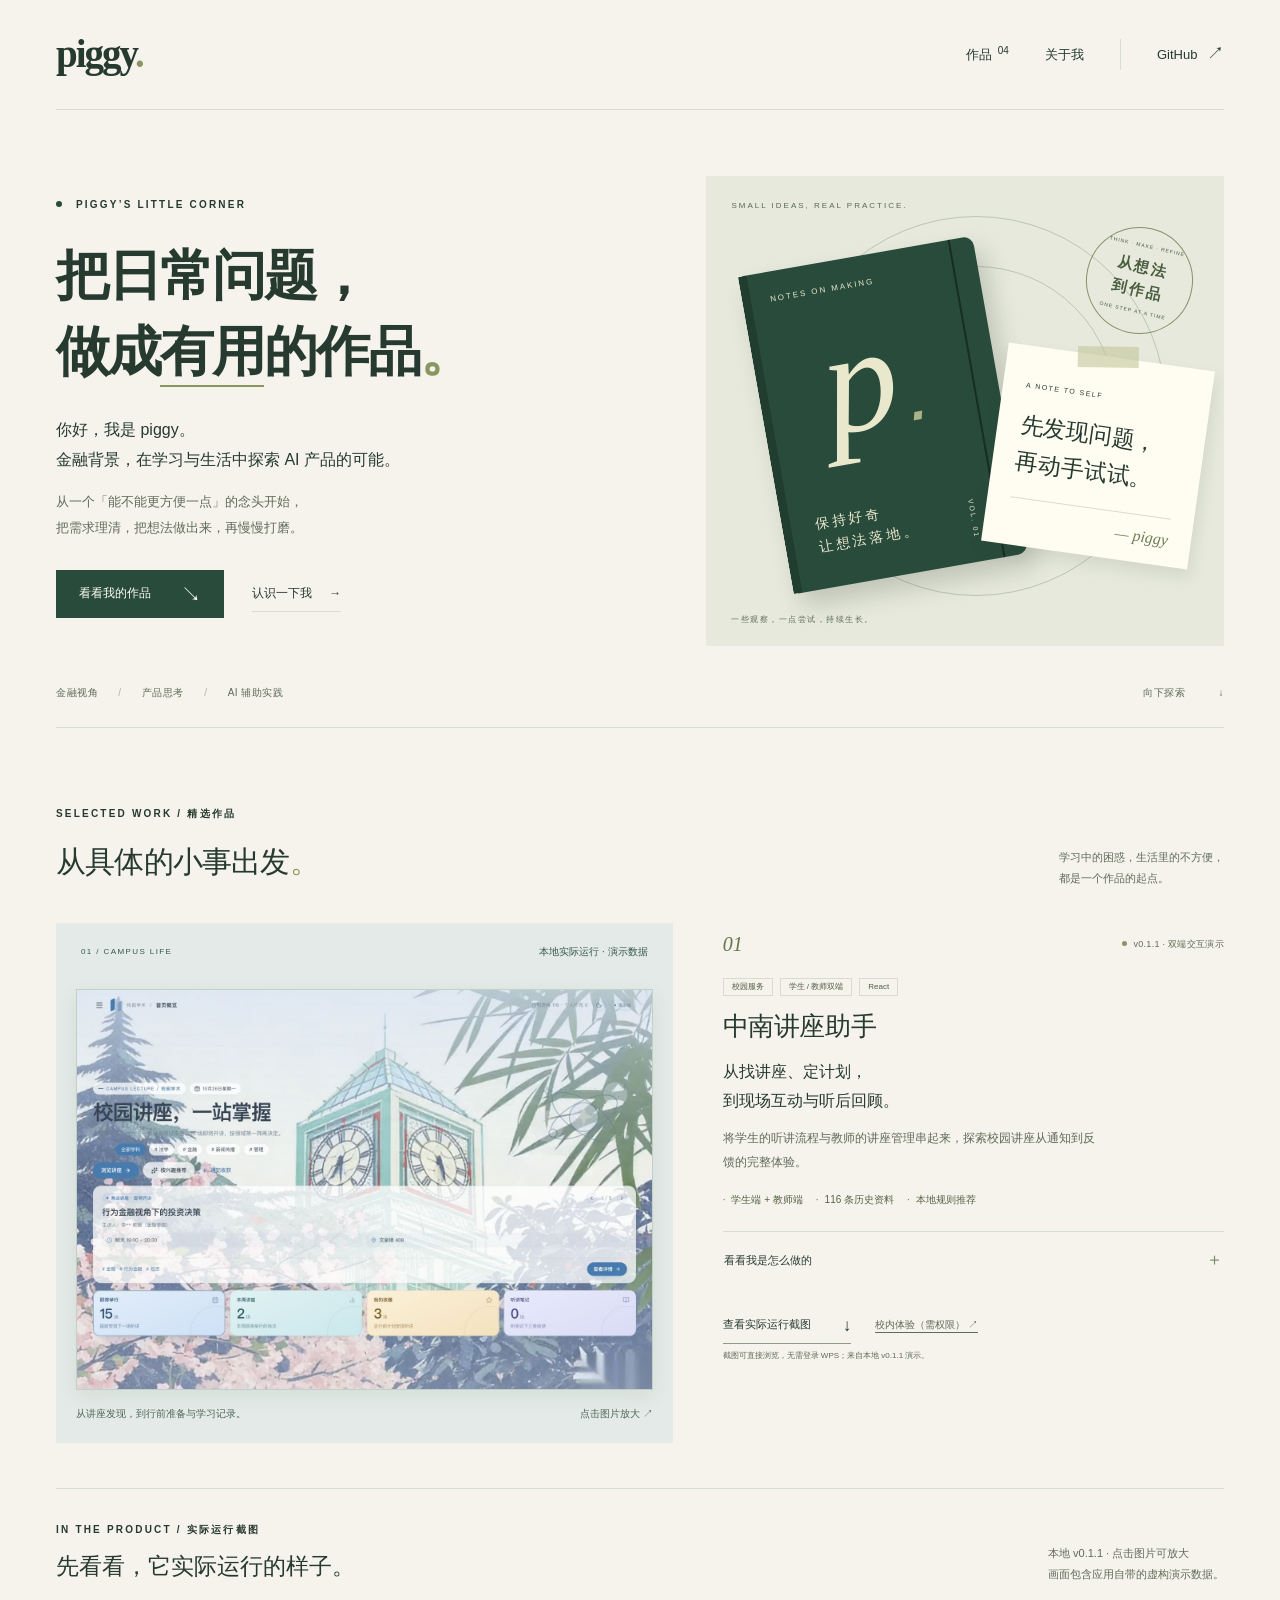
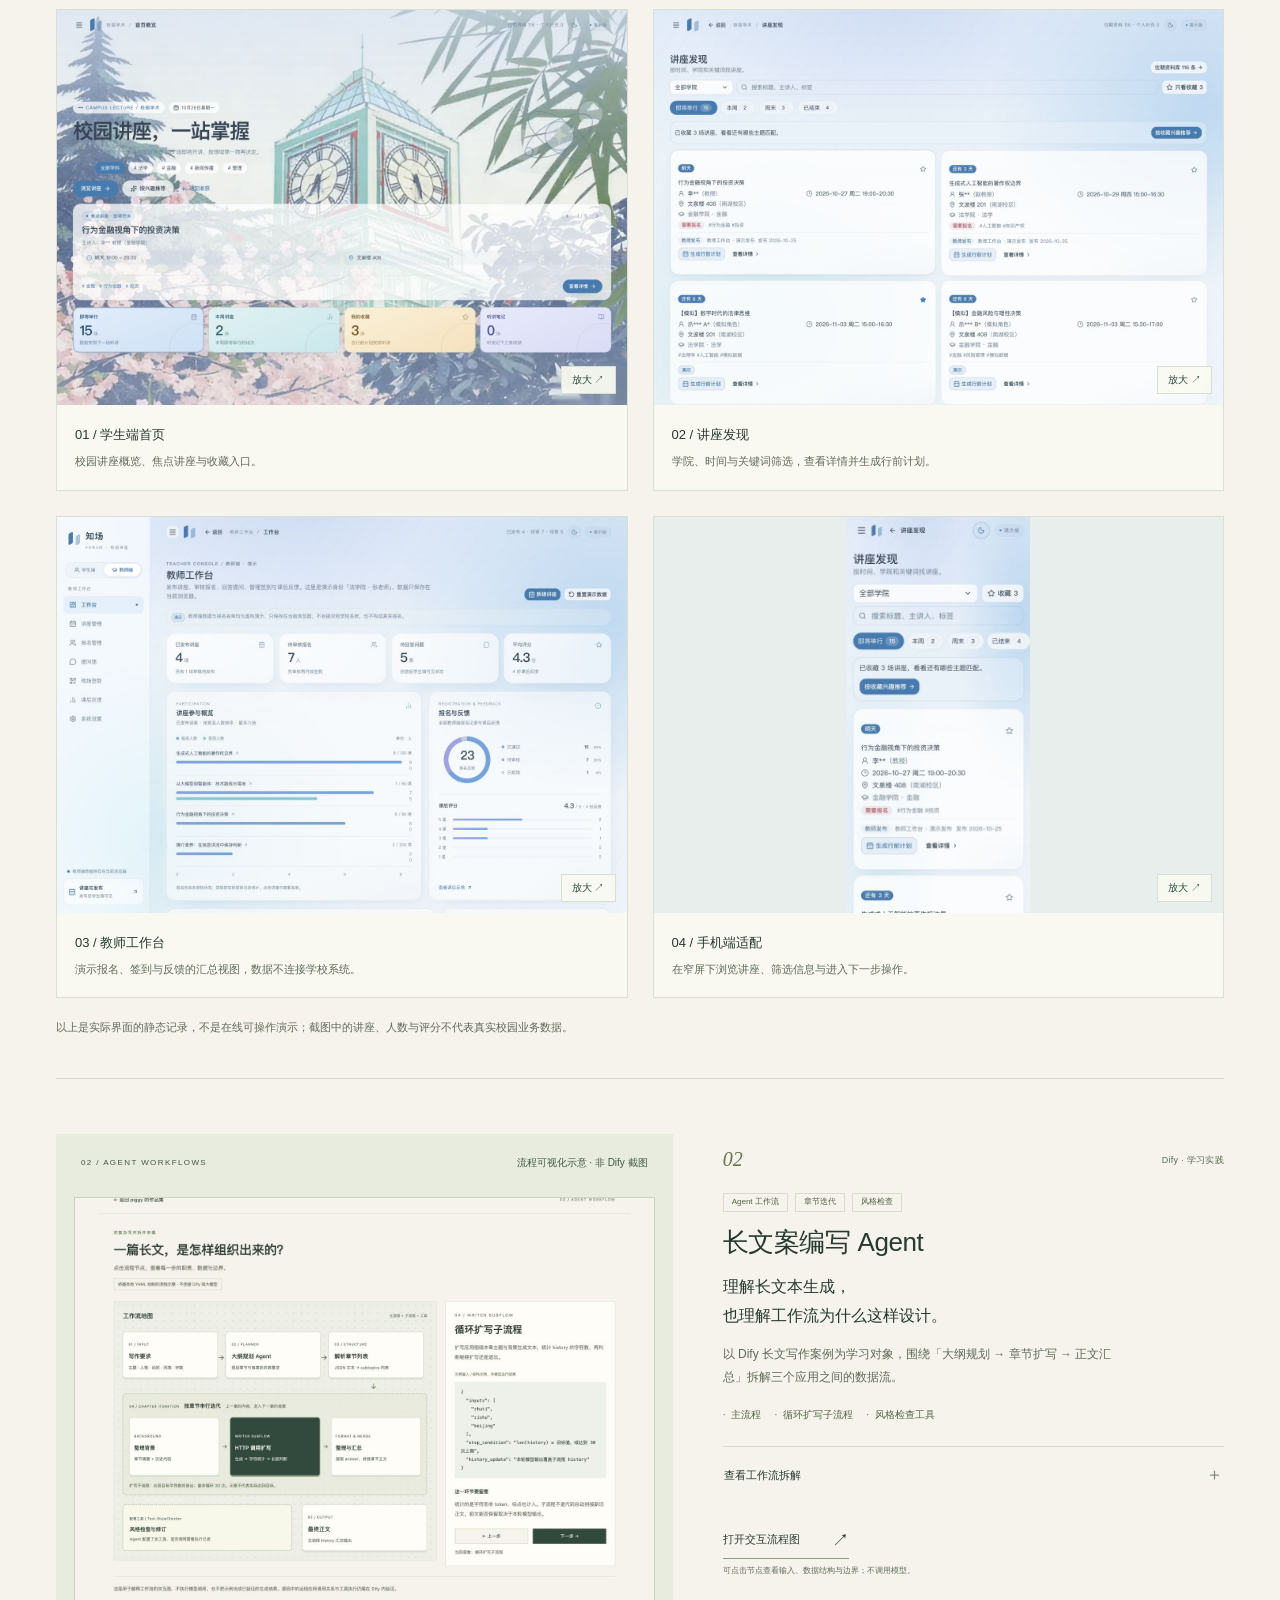
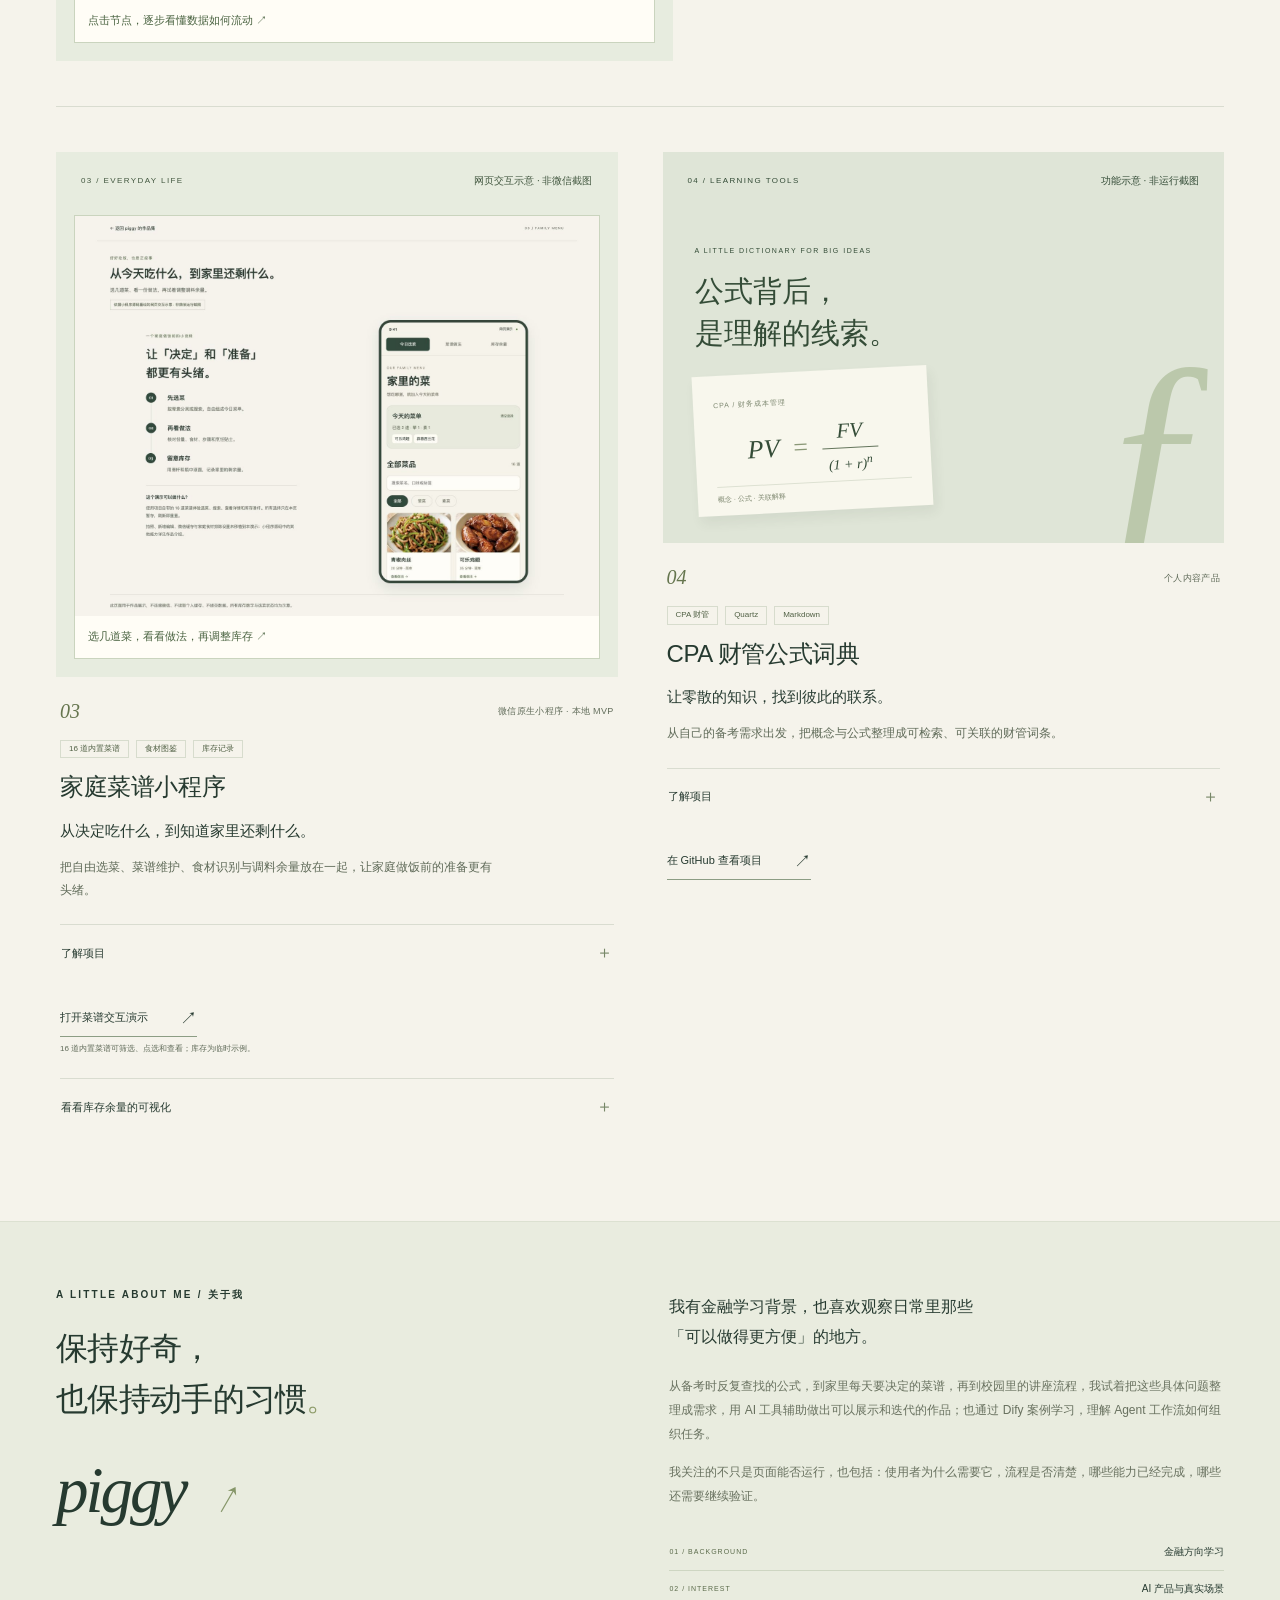
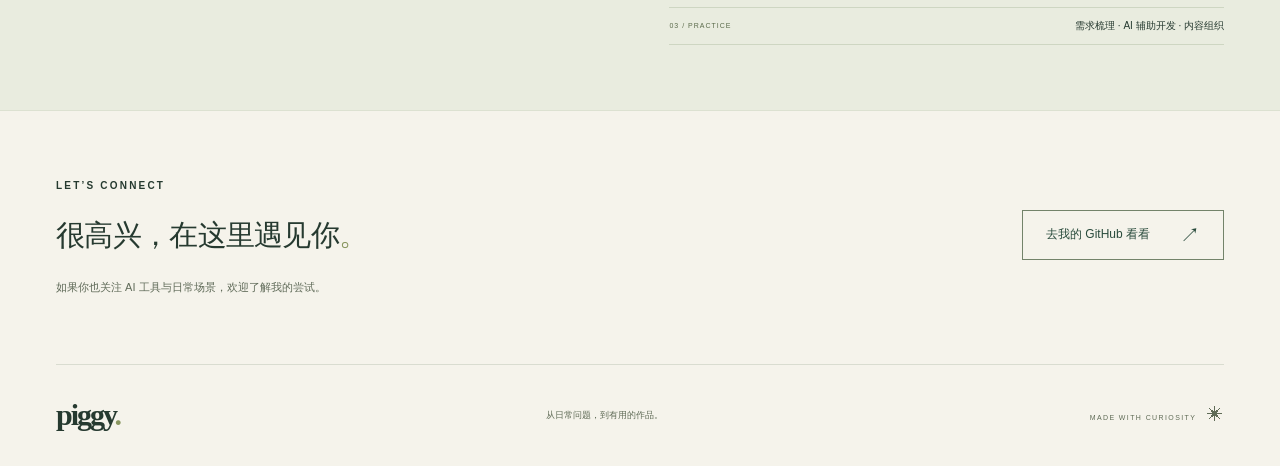
<file: index.html>
<!doctype html>
<html lang="zh-CN">
<head>
  <meta charset="utf-8">
  <meta name="viewport" content="width=device-width, initial-scale=1">
  <meta name="theme-color" content="#f5f3eb">
  <meta name="description" content="我是 piggy，金融背景的 AI 产品实践者。从学习与生活中的具体问题出发，探索 AI 工具的实际用法。">
  <title>piggy — 从日常问题，到有用的作品</title>
  <link rel="icon" href="data:image/svg+xml,%3Csvg xmlns='http://www.w3.org/2000/svg' viewBox='0 0 80 80'%3E%3Crect width='80' height='80' rx='20' fill='%23283f35'/%3E%3Ctext x='22' y='57' font-family='Georgia' font-style='italic' font-size='60' fill='%23f5f3eb'%3Ep%3C/text%3E%3C/svg%3E">
  <link rel="stylesheet" href="styles.css">
</head>
<body>
  <a class="skip" href="#main">跳到正文</a>
  <header class="site-header wrap">
    <a class="wordmark" href="#" aria-label="piggy 首页">piggy<span class="wordmark-dot">.</span></a>
    <nav aria-label="主导航"><a href="#work">作品<span>04</span></a><a href="#about">关于我</a><a class="nav-github" href="https://github.com/Candy-x52" target="_blank" rel="noopener noreferrer">GitHub <span aria-hidden="true">↗</span></a></nav>
  </header>
  <main id="main">
    <section class="hero wrap" aria-labelledby="hero-title">
      <div class="hero-copy">
        <p class="eyebrow"><span class="small-dot"></span> PIGGY’S LITTLE CORNER</p>
        <h1 id="hero-title">把日常问题，<br>做成<span class="serif-accent">有用</span>的作品<span class="green-dot">。</span></h1>
        <p class="hero-intro">你好，我是 piggy。<br>金融背景，在学习与生活中探索 AI 产品的可能。</p>
        <p class="hero-sub">从一个「能不能更方便一点」的念头开始，<br class="desktop-break">把需求理清，把想法做出来，再慢慢打磨。</p>
        <div class="hero-actions"><a class="button" href="#work">看看我的作品 <span aria-hidden="true">↘</span></a><a class="text-link" href="#about">认识一下我 <span aria-hidden="true">→</span></a></div>
      </div>
      <div class="hero-art" aria-label="记录想法与实践的原创视觉插画">
        <span class="art-top">SMALL IDEAS, REAL PRACTICE.</span>
        <div class="orbit orbit-one"></div><div class="orbit orbit-two"></div>
        <div class="notebook"><span class="notebook-top">NOTES ON MAKING</span><div class="notebook-p">p<span>．</span></div><span class="notebook-bottom">保持好奇<br>让想法落地。</span><span class="notebook-number">VOL. 01</span></div>
        <div class="idea-note"><span class="note-pin"></span><span class="mini-label">A NOTE TO SELF</span><p>先发现问题，<br>再动手试试。</p><div class="note-line"></div><span class="note-signature">— piggy</span></div>
        <div class="art-stamp"><span>THINK · MAKE · REFINE</span><strong>从想法<br>到作品</strong><span>ONE STEP AT A TIME</span></div>
        <span class="art-bottom">一些观察，一点尝试，持续生长。</span>
      </div>
      <div class="hero-foot"><span>金融视角 <i>/</i> 产品思考 <i>/</i> AI 辅助实践</span><span class="scroll-hint">向下探索 <span aria-hidden="true">↓</span></span></div>
    </section>

    <section class="works wrap" id="work" aria-labelledby="work-title">
      <div class="section-heading"><div><p class="eyebrow">SELECTED WORK / 精选作品</p><h2 id="work-title">从具体的小事出发<span class="green-dot">。</span></h2></div><p class="section-note">学习中的困惑，生活里的不方便，<br>都是一个作品的起点。</p></div>

      <article class="project project-featured" aria-labelledby="lecture-title">
        <div class="project-visual lecture-shot-visual">
          <div class="visual-caption"><span>01 / CAMPUS LIFE</span><span class="demo-label">本地实际运行 · 演示数据</span></div>
          <a class="lecture-cover-link" href="assets/lecture/student-home.jpg" target="_blank" rel="noopener noreferrer" aria-label="放大学生端首页实际截图（新标签页）"><img src="assets/lecture/student-home.jpg" alt="讲座助手本地学生端首页，展示校园钟楼背景、焦点讲座与数据概览" width="1440" height="1000"></a>
          <p class="shot-cover-caption">从讲座发现，到行前准备与学习记录。<span>点击图片放大 ↗</span></p>
        </div>
        <div class="featured-copy project-copy">
          <div class="project-topline"><span class="project-number">01</span><span class="status"><span></span>v0.1.1 · 双端交互演示</span></div>
          <div class="tags"><span>校园服务</span><span>学生 / 教师双端</span><span>React</span></div>
          <h3 id="lecture-title">中南讲座助手</h3>
          <p class="project-summary">从找讲座、定计划，<br class="desktop-break">到现场互动与听后回顾。</p>
          <p class="project-description">将学生的听讲流程与教师的讲座管理串起来，探索校园讲座从通知到反馈的完整体验。</p>
          <div class="feature-facts"><span>学生端 + 教师端</span><span>116 条历史资料</span><span>本地规则推荐</span></div>
          <details><summary>看看我是怎么做的 <span aria-hidden="true">＋</span></summary><div class="project-detail">
            <h4>学生端：从发现到沉淀</h4><p>筛选和收藏讲座，结合专业、兴趣与课表空闲生成规则推荐，显示冲突提示；生成行前清单、导出 .ics 日历文件，记录听讲收获并导出 Markdown。往期资料库保留 116 条公开历史记录及来源链接。</p>
            <h4>教师端：从发布到反馈</h4><p>提供讲座新建、编辑、发布与撤回；通知文字规则预填后人工核对，资料保存后进入待发布流程。支持报名审核与 CSV 导出、提问管理、口令签到、评分和留言汇总的本地演示。</p>
            <h4>产品与体验实践</h4><p>围绕学生与教师两个角色组织页面与操作流程，使用 AI 工具辅助开发。新版包含浅色 / 暗色主题、响应式布局、个人资料备份与恢复，以及随滚动切换的三幕首页。</p>
            <h4>当前边界</h4><p>纯前端原型，学生端与教师端仅在同一浏览器内共享本地数据，不是跨设备在线业务系统。讲座包含公开历史资料与明确标注的模拟数据；不实时采集网站、不调用大模型，海报 OCR 为预置演示，也不对接真实报名、签到或在线日历服务。</p>
          </div></details>
          <div class="lecture-actions"><a class="project-link" href="#lecture-screens">查看实际运行截图 <span aria-hidden="true">↓</span></a><a class="restricted-link" href="https://comate.wpsgo.com/s/5QlngHWSiBUy/" target="_blank" rel="noopener noreferrer">校内体验（需权限） ↗</a></div><span class="link-note">截图可直接浏览，无需登录 WPS；来自本地 v0.1.1 演示。</span>
        </div>
      </article>



      <section class="lecture-gallery" id="lecture-screens" aria-labelledby="lecture-screens-title">
        <div class="gallery-heading"><div><p class="eyebrow">IN THE PRODUCT / 实际运行截图</p><h3 id="lecture-screens-title">先看看，它实际运行的样子。</h3></div><p>本地 v0.1.1 · 点击图片可放大<br>画面包含应用自带的虚构演示数据。</p></div>
        <div class="screenshot-grid">
          <figure class="screenshot-card"><a href="assets/lecture/student-home.jpg" target="_blank" rel="noopener noreferrer" aria-label="放大学生端首页截图（新标签页）"><img src="assets/lecture/student-home.jpg" alt="学生端首页本地运行截图：校园讲座概览、焦点讲座与收藏入口。" width="1440" height="1000" loading="lazy"><span class="image-expand" aria-hidden="true">放大 ↗</span></a><figcaption><strong>01 / 学生端首页</strong><p>校园讲座概览、焦点讲座与收藏入口。</p></figcaption></figure>
          <figure class="screenshot-card"><a href="assets/lecture/student-discover.jpg" target="_blank" rel="noopener noreferrer" aria-label="放大讲座发现截图（新标签页）"><img src="assets/lecture/student-discover.jpg" alt="讲座发现本地运行截图：学院、时间与关键词筛选，查看详情并生成行前计划。" width="1440" height="1000" loading="lazy"><span class="image-expand" aria-hidden="true">放大 ↗</span></a><figcaption><strong>02 / 讲座发现</strong><p>学院、时间与关键词筛选，查看详情并生成行前计划。</p></figcaption></figure>
          <figure class="screenshot-card"><a href="assets/lecture/teacher-dashboard.jpg" target="_blank" rel="noopener noreferrer" aria-label="放大教师工作台截图（新标签页）"><img src="assets/lecture/teacher-dashboard.jpg" alt="教师工作台本地运行截图：演示报名、签到与反馈的汇总视图，数据不连接学校系统。" width="1440" height="1000" loading="lazy"><span class="image-expand" aria-hidden="true">放大 ↗</span></a><figcaption><strong>03 / 教师工作台</strong><p>演示报名、签到与反馈的汇总视图，数据不连接学校系统。</p></figcaption></figure>
          <figure class="screenshot-card"><a href="assets/lecture/student-mobile.jpg" target="_blank" rel="noopener noreferrer" aria-label="放大手机端适配截图（新标签页）"><img src="assets/lecture/student-mobile.jpg" alt="手机端适配本地运行截图：在窄屏下浏览讲座、筛选信息与进入下一步操作。" width="390" height="844" loading="lazy"><span class="image-expand" aria-hidden="true">放大 ↗</span></a><figcaption><strong>04 / 手机端适配</strong><p>在窄屏下浏览讲座、筛选信息与进入下一步操作。</p></figcaption></figure>
        </div>
        <p class="gallery-boundary">以上是实际界面的静态记录，不是在线可操作演示；截图中的讲座、人数与评分不代表真实校园业务数据。</p>
      </section>

      <article class="project project-featured agent-project" aria-labelledby="agent-title">
        <div class="project-visual interactive-preview agent-preview">
          <div class="visual-caption"><span>02 / AGENT WORKFLOWS</span><span class="demo-label">流程可视化示意 · 非 Dify 截图</span></div>
          <a class="visual-demo-image" href="demos/agent.html" target="_blank" rel="noopener noreferrer" aria-label="打开长文案 Agent 流程可视化"><img src="assets/agent-visual-demo.jpg" alt="长文案Agent交互流程图示意：主流程、章节扩写子流程、风格检查工具与节点数据说明" width="1440" height="1000" loading="lazy"><span>点击节点，逐步看懂数据如何流动 ↗</span></a>
        </div>
        <div class="featured-copy project-copy">
          <div class="project-topline"><span class="project-number">02</span><span class="status">Dify · 学习实践</span></div>
          <div class="tags"><span>Agent 工作流</span><span>章节迭代</span><span>风格检查</span></div><h3 id="agent-title">长文案编写 Agent</h3>
          <p class="project-summary">理解长文本生成，<br class="desktop-break">也理解工作流为什么这样设计。</p>
          <p class="project-description">以 Dify 长文写作案例为学习对象，围绕「大纲规划 → 章节扩写 → 正文汇总」拆解三个应用之间的数据流。</p>
          <div class="feature-facts"><span>主流程</span><span>循环扩写子流程</span><span>风格检查工具</span></div>
          <details><summary>查看工作流拆解 <span aria-hidden="true">＋</span></summary><div class="project-detail">
            <h4>案例解决什么问题</h4><p>面对带有主题、人物、目的、写作风格与字数要求的长文，先生成结构化章节，再按章扩写与汇总，而不是一次性要求模型输出整篇文章。</p>
            <h4>三个应用怎样配合</h4><p>主 Chatflow 负责规划与章节迭代；循环扩写子流程接收主题、字数与背景，通过字符统计和循环条件控制扩写；Tool-StyleChecker 接收目标风格与待检查文本，生成风格分析、建议与修订文本。</p>
            <h4>学习记录关注什么</h4><p>沿节点追踪输入输出、JSON 解析和 HTTP 调用，区分主流程的章节拼接与子流程的历史覆盖；辨认「已配置工具」和「运行中确实调用」的差别，并检查背景如何传入下一章。</p>
            <h4>当前阶段与来源</h4><p>基于教程笔记、三个 YAML 工作流和本地学习清单整理的案例学习展示。尚无完整端到端运行验证记录，不将教程中的行业扩展、事实核验或发布集成列为已实现成果。当前不提供在线 Agent 运行入口；流程可视化仅用于解释结构。</p>
          </div></details>
          <a class="project-link" href="demos/agent.html" target="_blank" rel="noopener noreferrer">打开交互流程图 <span aria-hidden="true">↗</span></a><span class="link-note">可点击节点查看输入、数据结构与边界；不调用模型。</span>
        </div>
      </article>

      <div class="project-grid">
        <article class="project" aria-labelledby="recipe-title">
          <div class="project-visual interactive-preview menu-preview">
            <div class="visual-caption"><span>03 / EVERYDAY LIFE</span><span class="demo-label">网页交互示意 · 非微信截图</span></div>
            <a class="visual-demo-image" href="demos/menu.html" target="_blank" rel="noopener noreferrer" aria-label="打开家庭菜谱网页交互演示"><img src="assets/menu-visual-demo.jpg" alt="依据小程序源码重绘的网页交互演示：今日选菜、菜谱做法与库存余量三个页面" width="1440" height="1100" loading="lazy"><span>选几道菜，看看做法，再调整库存 ↗</span></a>
          </div>
          <div class="project-copy"><div class="project-topline"><span class="project-number">03</span><span class="status">微信原生小程序 · 本地 MVP</span></div><div class="tags"><span>16 道内置菜谱</span><span>食材图鉴</span><span>库存记录</span></div><h3 id="recipe-title">家庭菜谱小程序</h3><p class="project-summary">从决定吃什么，到知道家里还剩什么。</p><p class="project-description">把自由选菜、菜谱维护、食材识别与调料余量放在一起，让家庭做饭前的准备更有头绪。</p>
          <details><summary>了解项目 <span aria-hidden="true">＋</span></summary><div class="project-detail">
            <h4>选菜与今日菜单</h4><p>内置 8 道荤菜和 8 道素菜，可按分类与关键词筛选、收藏，自由加入今日菜单并统计荤素数量。详情展示份量、食材、步骤、耗时、难度与贴士。</p>
            <h4>让菜谱适合自己家</h4><p>支持新增、编辑和删除自建菜谱，为菜谱拍照或选图；内置菜谱也可在本地修改并恢复默认。可记录改进心得，保存并复制菜谱参考链接。</p>
            <h4>食材图鉴与余量记录</h4><p>按大类和细分类维护食材、别名、识别提示及照片，菜谱中的食材标签可跳转资料。普通食材以百分比滑杆记录剩余量，调料和香料以瓶中液面与滑杆表示库存；库存不改变烹饪用量。</p>
            <h4>使用边界</h4><p>可添加或移除需排除的食材关键词，按菜谱食材名称匹配并过滤。数据与图片保存在微信本地，无后端、无账号、无多设备同步；清除缓存会清除自定义内容。源码支持微信开发者工具预览，尚未提供公开小程序体验码。</p>
          </div></details>
          <a class="project-link" href="demos/menu.html" target="_blank" rel="noopener noreferrer">打开菜谱交互演示 <span aria-hidden="true">↗</span></a><span class="link-note">16 道内置菜谱可筛选、点选和查看；库存为临时示例。</span>
          <details class="stock-preview-detail"><summary>看看库存余量的可视化 <span aria-hidden="true">＋</span></summary><figure><a href="assets/menu-stock-demo.jpg" target="_blank" rel="noopener noreferrer" aria-label="放大库存余量网页示意图"><img src="assets/menu-stock-demo.jpg" alt="调料生抽的库存网页示意，使用瓶中液面和百分比滑杆表示示例余量" width="1440" height="1100" loading="lazy"></a><figcaption>网页重绘示意，55% 为展示数值，不是家庭实际库存。点击原图可放大。</figcaption></figure></details>
          </div>
        </article>

        <article class="project" aria-labelledby="cpa-title">
          <div class="project-visual cpa-visual"><div class="visual-caption"><span>04 / LEARNING TOOLS</span><span class="demo-label">功能示意 · 非运行截图</span></div><div class="cpa-poster"><span class="mini-label">A LITTLE DICTIONARY FOR BIG IDEAS</span><h3>公式背后，<br>是理解的线索。</h3><div class="formula-card"><span>CPA / 财务成本管理</span><div class="formula">PV <b>=</b> <span>FV<small>(1 + r)<sup>n</sup></small></span></div><div class="formula-rule"></div><p>概念 · 公式 · 关联解释</p></div><span class="cpa-mark" aria-hidden="true">ƒ</span></div></div>
          <div class="project-copy"><div class="project-topline"><span class="project-number">04</span><span class="status">个人内容产品</span></div><div class="tags"><span>CPA 财管</span><span>Quartz</span><span>Markdown</span></div><h3 id="cpa-title">CPA 财管公式词典</h3><p class="project-summary">让零散的知识，找到彼此的联系。</p><p class="project-description">从自己的备考需求出发，把概念与公式整理成可检索、可关联的财管词条。</p><details><summary>了解项目 <span aria-hidden="true">＋</span></summary><div class="project-detail"><h4>为什么做</h4><p>复习时需要反复查找概念和公式，希望用一个持续维护的词典把相关解释串起来。</p><h4>我的工作</h4><p>使用 Markdown 分页维护财管词条，基于 Quartz 搭建词典网站，借助站内搜索与目录组织知识；部分词条包含定义、公式、对比和关联解释。</p><h4>当前阶段</h4><p>源码已公开，内容持续整理。词典首页与视觉仍有进一步打磨空间。</p></div></details><a class="project-link" href="https://github.com/Candy-x52/cpa-notes" target="_blank" rel="noopener noreferrer">在 GitHub 查看项目 <span aria-hidden="true">↗</span></a></div>
        </article>
      </div>
    </section>

    <section class="about" id="about" aria-labelledby="about-title"><div class="wrap about-inner"><div class="about-heading"><p class="eyebrow">A LITTLE ABOUT ME / 关于我</p><h2 id="about-title">保持好奇，<br>也保持动手的习惯<span>。</span></h2><div class="about-signature">piggy<span>↗</span></div></div><div class="about-content"><p class="about-lead">我有金融学习背景，也喜欢观察日常里那些<br class="desktop-break">「可以做得更方便」的地方。</p><p>从备考时反复查找的公式，到家里每天要决定的菜谱，再到校园里的讲座流程，我试着把这些具体问题整理成需求，用 AI 工具辅助做出可以展示和迭代的作品；也通过 Dify 案例学习，理解 Agent 工作流如何组织任务。</p><p>我关注的不只是页面能否运行，也包括：使用者为什么需要它，流程是否清楚，哪些能力已经完成，哪些还需要继续验证。</p><div class="practice-list"><div><span>01 / BACKGROUND</span><strong>金融方向学习</strong></div><div><span>02 / INTEREST</span><strong>AI 产品与真实场景</strong></div><div><span>03 / PRACTICE</span><strong>需求梳理 · AI 辅助开发 · 内容组织</strong></div></div></div></div></section>

    <section class="contact wrap" aria-labelledby="contact-title"><p class="eyebrow">LET’S CONNECT</p><div class="contact-row"><h2 id="contact-title">很高兴，在这里遇见你<span class="green-dot">。</span></h2><a class="button button-outline" href="https://github.com/Candy-x52" target="_blank" rel="noopener noreferrer">去我的 GitHub 看看 <span aria-hidden="true">↗</span></a></div><p class="contact-note">如果你也关注 AI 工具与日常场景，欢迎了解我的尝试。</p></section>
  </main>
  <footer class="site-footer wrap"><a class="wordmark" href="#" aria-label="返回页首">piggy<span class="wordmark-dot">.</span></a><span>从日常问题，到有用的作品。</span><span class="footer-last">MADE WITH CURIOSITY <span aria-hidden="true">✳</span></span></footer>
</body>
</html>
</file>
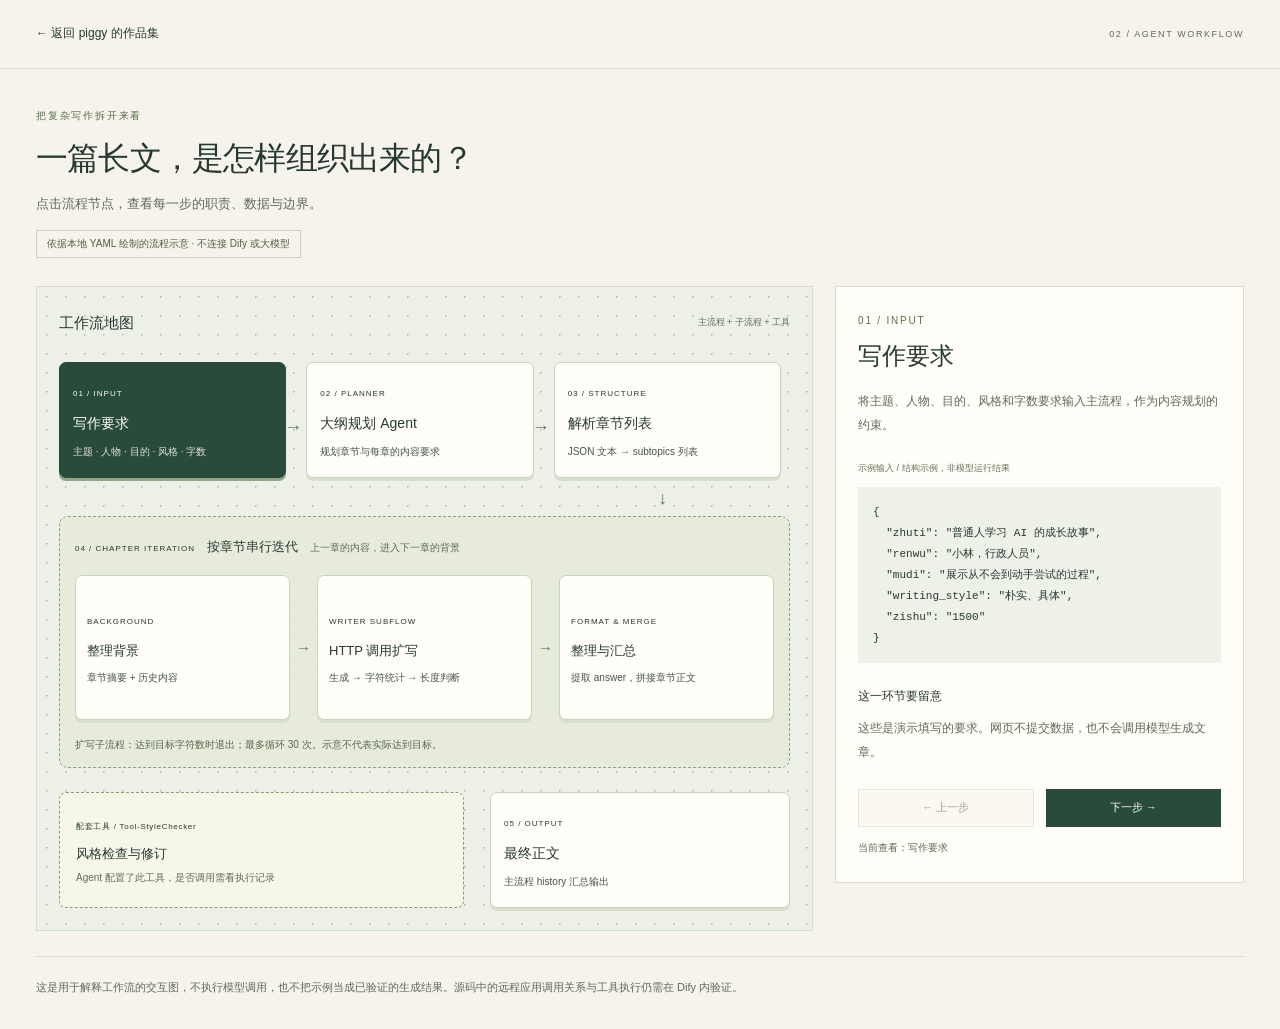
<file: demos/agent.html>
<!doctype html>
<html lang="zh-CN"><head><meta charset="utf-8"><meta name="viewport" content="width=device-width, initial-scale=1"><title>长文案 Agent · 流程可视化｜piggy</title><link rel="stylesheet" href="demo.css"><script src="agent.js" defer></script></head>
<body class="agent-demo"><header class="demo-nav"><a href="../index.html#agent-title">← 返回 piggy 的作品集</a><span>02 / AGENT WORKFLOW</span></header>
<main class="demo-main"><div class="demo-heading"><p class="kicker">把复杂写作拆开来看</p><h1>一篇长文，是怎样组织出来的？</h1><p>点击流程节点，查看每一步的职责、数据与边界。</p><span class="truth-label">依据本地 YAML 绘制的流程示意 · 不连接 Dify 或大模型</span></div>
<div class="agent-workspace"><section class="flow-canvas" aria-labelledby="flow-title"><div class="panel-head"><h2 id="flow-title">工作流地图</h2><span>主流程 + 子流程 + 工具</span></div>
<div class="flow-grid"><button class="flow-node active" data-stage="input" aria-pressed="true"><span class="node-count">01 / INPUT</span><strong>写作要求</strong><small>主题 · 人物 · 目的 · 风格 · 字数</small><span class="node-port" aria-hidden="true">→</span></button><button class="flow-node" data-stage="outline" aria-pressed="false"><span class="node-count">02 / PLANNER</span><strong>大纲规划 Agent</strong><small>规划章节与每章的内容要求</small><span class="node-port" aria-hidden="true">→</span></button><button class="flow-node" data-stage="parse" aria-pressed="false"><span class="node-count">03 / STRUCTURE</span><strong>解析章节列表</strong><small>JSON 文本 → subtopics 列表</small><span class="node-port" aria-hidden="true">↓</span></button></div>
<div class="loop-box"><div class="loop-heading"><span>04 / CHAPTER ITERATION</span><strong>按章节串行迭代</strong><small>上一章的内容，进入下一章的背景</small></div><div class="loop-inner"><button class="flow-node" data-stage="background" aria-pressed="false"><span class="node-count">BACKGROUND</span><strong>整理背景</strong><small>章节摘要 + 历史内容</small></button><span class="flow-arrow" aria-hidden="true">→</span><button class="flow-node" data-stage="loop" aria-pressed="false"><span class="node-count">WRITER SUBFLOW</span><strong>HTTP 调用扩写</strong><small>生成 → 字符统计 → 长度判断</small></button><span class="flow-arrow" aria-hidden="true">→</span><button class="flow-node" data-stage="format" aria-pressed="false"><span class="node-count">FORMAT & MERGE</span><strong>整理与汇总</strong><small>提取 answer，拼接章节正文</small></button></div><div class="loop-note">扩写子流程：达到目标字符数时退出；最多循环 30 次。示意不代表实际达到目标。</div></div>
<div class="flow-bottom"><button class="tool-node" data-stage="style" aria-pressed="false"><span>配套工具 / Tool-StyleChecker</span><strong>风格检查与修订</strong><small>Agent 配置了此工具，是否调用需看执行记录</small></button><button class="flow-node final-node" data-stage="output" aria-pressed="false"><span class="node-count">05 / OUTPUT</span><strong>最终正文</strong><small>主流程 history 汇总输出</small></button></div>
</section><aside class="stage-detail" aria-labelledby="stage-title"><p class="kicker" id="stage-kind">01 / INPUT</p><h2 id="stage-title">写作要求</h2><p id="stage-description"></p><div class="data-label">示例输入 / 结构示例，非模型运行结果</div><pre id="stage-input"></pre><h3>这一环节要留意</h3><p id="stage-boundary"></p><div class="stage-controls"><button id="previous-stage" type="button">← 上一步</button><button id="next-stage" type="button">下一步 →</button></div><p id="stage-status" class="stage-status" role="status" aria-live="polite"></p></aside></div>
<footer class="demo-foot">这是用于解释工作流的交互图，不执行模型调用，也不把示例当成已验证的生成结果。源码中的远程应用调用关系与工具执行仍需在 Dify 内验证。</footer></main></body></html>
</file>
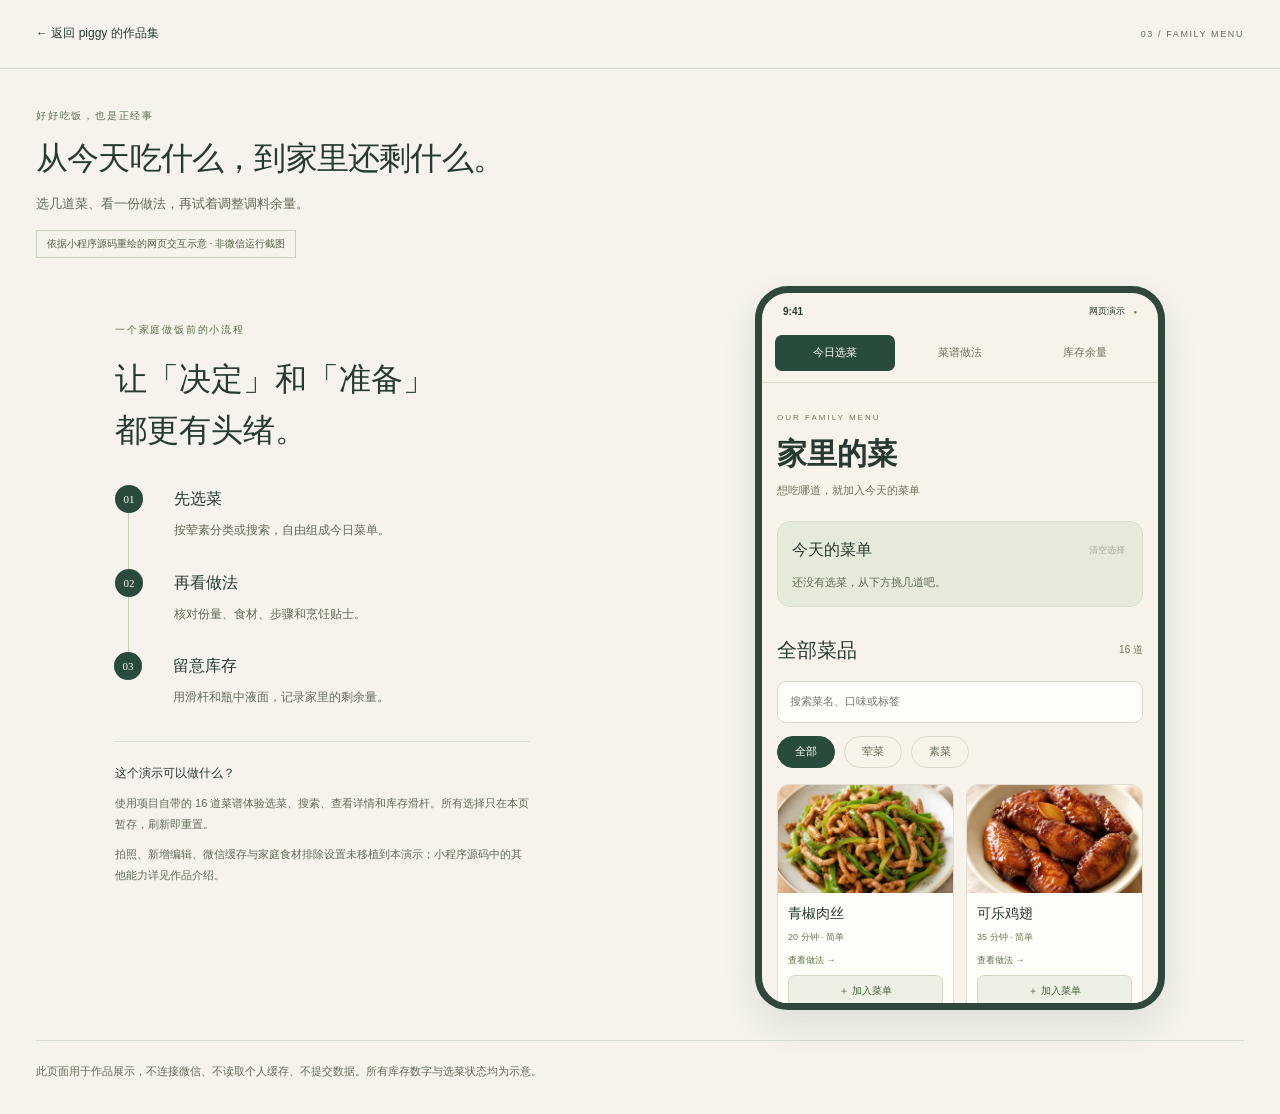
<file: demos/menu.html>
<!doctype html><html lang="zh-CN"><head><meta charset="utf-8"><meta name="viewport" content="width=device-width, initial-scale=1"><title>家庭菜谱 · 交互演示｜piggy</title><link rel="stylesheet" href="demo.css"><script src="recipes-data.js" defer></script><script src="menu.js" defer></script></head>
<body class="menu-demo"><header class="demo-nav"><a href="../index.html#recipe-title">← 返回 piggy 的作品集</a><span>03 / FAMILY MENU</span></header><main class="demo-main"><div class="demo-heading"><p class="kicker">好好吃饭，也是正经事</p><h1>从今天吃什么，到家里还剩什么。</h1><p>选几道菜、看一份做法，再试着调整调料余量。</p><span class="truth-label">依据小程序源码重绘的网页交互示意 · 非微信运行截图</span></div>
<div class="menu-workspace"><aside class="menu-explainer"><p class="kicker">一个家庭做饭前的小流程</p><h2>让「决定」和「准备」<br>都更有头绪。</h2><ol><li><strong>先选菜</strong><span>按荤素分类或搜索，自由组成今日菜单。</span></li><li><strong>再看做法</strong><span>核对份量、食材、步骤和烹饪贴士。</span></li><li><strong>留意库存</strong><span>用滑杆和瓶中液面，记录家里的剩余量。</span></li></ol><div class="demo-scope"><strong>这个演示可以做什么？</strong><p>使用项目自带的 16 道菜谱体验选菜、搜索、查看详情和库存滑杆。所有选择只在本页暂存，刷新即重置。</p><p>拍照、新增编辑、微信缓存与家庭食材排除设置未移植到本演示；小程序源码中的其他能力详见作品介绍。</p></div></aside>
<section class="phone-frame" aria-label="家庭菜谱网页交互示意"><div class="phone-status"><span>9:41</span><span>网页演示 <span aria-hidden="true">●</span></span></div><nav class="phone-tabs" aria-label="演示页面"><button data-view="menu" aria-pressed="true" class="active">今日选菜</button><button data-view="detail" aria-pressed="false">菜谱做法</button><button data-view="inventory" aria-pressed="false">库存余量</button></nav>
<div class="phone-scroll"><div id="menu-view"><div class="phone-hero"><span>OUR FAMILY MENU</span><h2>家里的菜</h2><p>想吃哪道，就加入今天的菜单</p></div><div class="today-panel"><div class="today-heading"><strong>今天的菜单</strong><button id="clear-menu">清空选择</button></div><p id="menu-count" role="status" aria-live="polite">还没有选菜，从下方挑几道吧。</p><div id="selected-list"></div></div><div class="library-title"><h3>全部菜品</h3><span>16 道</span></div><label class="search-label" for="recipe-search">搜索菜谱</label><input id="recipe-search" type="search" placeholder="搜索菜名、口味或标签"><div class="food-filters" aria-label="荤素筛选"><button data-filter="all" class="active" aria-pressed="true">全部</button><button data-filter="meat" aria-pressed="false">荤菜</button><button data-filter="vegetable" aria-pressed="false">素菜</button></div><div id="recipe-list" class="food-grid"></div><p id="search-empty" hidden>没有找到对应菜品，试试其他搜索词。</p></div>
<div id="detail-view" hidden><label class="recipe-select-label" for="detail-recipe">查看哪道菜？</label><select id="detail-recipe"></select><div id="recipe-detail"></div></div>
<div id="inventory-view" hidden><div class="phone-hero"><span>FAMILY PANTRY</span><h2>家里的调料</h2><p>拖动滑杆，看看余量怎么变化</p></div><div class="stock-demo"><span class="example-tag">示例库存 · 非真实家庭数据</span><h3>生抽</h3><div class="bottle"><div class="bottle-cap"></div><div class="bottle-neck"></div><div class="bottle-body"><div id="bottle-level"></div><span>生抽</span></div></div><div class="stock-readout"><output id="stock-value" for="stock-range">55%</output><span id="stock-status">余量适中</span></div><label for="stock-range">调整剩余量</label><input id="stock-range" type="range" min="0" max="100" value="55"><div class="range-scale"><span>0%</span><span>50%</span><span>100%</span></div><p>库存百分比表示家中剩余量，不会改变菜谱里的烹饪用量。</p></div></div></div></section>
</div><footer class="demo-foot">此页面用于作品展示，不连接微信、不读取个人缓存、不提交数据。所有库存数字与选菜状态均为示意。</footer></main></body></html>
</file>
<file: styles.css>
@charset "UTF-8";
:root{--paper:#f5f3eb;--ink:#263a30;--muted:#606b59;--line:#d9dcd0;--green:#294b3c;--accent:#89965f;--white:#fffdf7;--sans:-apple-system,BlinkMacSystemFont,"PingFang SC","Microsoft YaHei",sans-serif;--serif:Georgia,"Songti SC","STSong",serif}
*{box-sizing:border-box}html{scroll-behavior:smooth;scroll-padding-top:25px}body{margin:0;background:var(--paper);color:var(--ink);font-family:var(--sans);font-size:15px;line-height:1.8;-webkit-font-smoothing:antialiased}a{color:inherit;text-decoration:none}button,a,summary{-webkit-tap-highlight-color:transparent}a:focus-visible,summary:focus-visible{outline:3px solid #a66c36;outline-offset:6px}::selection{background:#cdd8b9}h1,h2,h3,h4,p{margin:0}img,svg{max-width:100%}.wrap{width:calc(100% - 112px);max-width:1240px;margin-inline:auto}.skip{position:absolute;left:24px;top:-100px;background:var(--ink);color:white;padding:10px;z-index:10}.skip:focus{top:10px}.site-header{height:110px;display:flex;align-items:center;justify-content:space-between;border-bottom:1px solid var(--line)}.wordmark{font-family:Georgia,serif;font-size:39px;font-weight:700;letter-spacing:-2px;line-height:1.2}.wordmark-dot{color:var(--accent)}nav{display:flex;gap:36px;align-items:center;font-size:13px}nav a{transition:color .2s}nav a:hover{color:#536444}nav a>span{margin-left:6px;font-size:10px;vertical-align:super}nav .nav-github{border-left:1px solid var(--line);padding-left:36px}nav .nav-github span{font-size:17px;vertical-align:baseline}.eyebrow{font-size:10px;letter-spacing:2.2px;font-weight:600;line-height:1.6}.small-dot{display:inline-block;width:6px;height:6px;border-radius:50%;background:var(--green);margin:0 9px 1px 0}.hero{display:grid;grid-template-columns:1.16fr 1fr;column-gap:50px;padding-top:66px}.hero-copy{padding-top:21px}.hero h1{font-size:clamp(36px,4.2vw,60px);line-height:1.42;font-weight:600;letter-spacing:-2px;margin:24px 0}.serif-accent{font-family:var(--serif);font-weight:600;border-bottom:2px solid var(--accent);padding-bottom:3px}.green-dot{color:var(--accent)}.hero-intro{font-size:16px;line-height:1.9;margin-bottom:14px}.hero-sub{color:var(--muted);font-size:13px;line-height:1.95}.hero-actions{display:flex;gap:28px;align-items:center;margin-top:30px}.button{display:inline-flex;gap:30px;align-items:center;justify-content:space-between;background:var(--green);color:var(--white);padding:13px 23px;font-size:12px;transition:background .2s,transform .2s}.button:hover{background:#3c5f4e;transform:translateY(-2px)}.button span{font-size:20px;line-height:1}.text-link{font-size:12px;border-bottom:1px solid var(--line);padding:7px 0}.text-link span{margin-left:14px}.hero-art{position:relative;background:#e6e9dc;min-height:470px;overflow:hidden;isolation:isolate}.art-top,.art-bottom{position:absolute;font-size:8px;letter-spacing:2px;color:#5c6a57;z-index:3}.art-top{left:25px;top:23px}.art-bottom{bottom:19px;left:25px;letter-spacing:1.5px}.orbit{position:absolute;border:1px solid #bdc7b2;border-radius:50%;width:380px;height:380px;left:80px;top:40px}.orbit-two{width:280px;height:280px;top:90px;left:130px}.notebook{position:absolute;top:78px;left:58px;width:238px;height:322px;background:#294b3c;color:#e9e7cc;transform:rotate(-10deg);border-radius:2px 10px 10px 2px;box-shadow:8px 14px 23px #2b382633;z-index:1;border-left:9px solid #203d30}.notebook:after{content:"";position:absolute;width:2px;top:0;bottom:0;right:23px;background:#182d23}.notebook-top{display:block;font-size:8px;letter-spacing:2px;margin:21px 19px}.notebook-p{font:italic 148px/.9 Georgia,serif;margin:20px 0 0 56px}.notebook-p span{font-size:72px;color:#abb389;margin-left:-23px}.notebook-bottom{position:absolute;bottom:31px;left:24px;font-size:14px;line-height:1.6;letter-spacing:3px}.notebook-number{position:absolute;bottom:23px;right:42px;font-size:7px;writing-mode:vertical-rl;letter-spacing:2px}.idea-note{position:absolute;background:#fffdf1;width:208px;min-height:190px;padding:23px 23px 17px;top:180px;right:22px;transform:rotate(8deg);box-shadow:3px 8px 16px #27362b1a;z-index:2}.note-pin{position:absolute;width:61px;height:21px;left:70px;top:-10px;transform:rotate(-7deg);background:#c4c79d9c}.mini-label{font-size:7px;letter-spacing:1.5px}.idea-note p{font-family:var(--serif);font-size:23px;line-height:1.6;margin:12px 0 16px}.note-line{height:1px;background:var(--line)}.note-signature{display:block;font:italic 16px Georgia,serif;margin:12px 0 0;text-align:right;color:#6e7e5a}.art-stamp{position:absolute;width:107px;height:107px;border:1px solid #88936c;border-radius:50%;right:31px;top:51px;transform:rotate(13deg);text-align:center;padding-top:13px;z-index:3;color:#4b5e40}.art-stamp span{display:block;font-size:5px;letter-spacing:1px}.art-stamp strong{display:block;font-size:15px;line-height:1.5;letter-spacing:2px;margin:6px 0}.hero-foot{grid-column:1/-1;display:flex;justify-content:space-between;padding:38px 0 25px;border-bottom:1px solid var(--line);font-size:10px;letter-spacing:.5px;color:var(--muted)}.hero-foot i{font-style:normal;color:#b0b5a7;margin:0 17px}.scroll-hint span{margin-left:30px}.works{padding:78px 0 85px}.section-heading{display:flex;justify-content:space-between;align-items:flex-end;margin-bottom:34px}.section-heading h2{font-size:30px;font-weight:500;letter-spacing:-.8px;margin-top:13px}.section-note{font-size:11px;color:var(--muted);line-height:1.9}.project{min-width:0}.project-featured{display:grid;grid-template-columns:1.23fr 1fr;border-bottom:1px solid var(--line);padding-bottom:45px;margin-bottom:45px;gap:50px}.project-visual{position:relative;overflow:hidden;min-height:330px}.visual-caption{display:flex;align-items:center;justify-content:space-between;gap:10px;position:relative;z-index:2;padding:20px 25px;font-size:8px;letter-spacing:1.4px}.demo-label{font-size:8px;letter-spacing:.3px;opacity:.8}.lecture-visual{background:#2d4c3c;color:#f0eddb;min-height:405px}.lecture-visual:after{content:"";position:absolute;width:420px;height:420px;right:-170px;top:65px;border:1px solid #64816b;border-radius:50%;box-shadow:0 0 0 35px #48644b30,0 0 0 70px #48644b22}.lecture-poster{position:relative;z-index:1;padding:15px 35px 45px}.poster-kicker{font-size:11px;color:#c1cdb7;letter-spacing:1px}.lecture-poster h3{font-size:43px;line-height:1.4;font-weight:500;margin:14px 0 25px;letter-spacing:1px}.lecture-poster h3 span{color:#d7dbab}.lecture-ticket{background:#f1efdc;color:#334b37;display:flex;padding:18px;gap:16px;box-shadow:0 4px 10px #0001;transform:rotate(-3deg);align-items:center;position:relative;max-width:430px}.ticket-date{display:flex;flex-direction:column;align-items:center;padding-right:15px;border-right:1px dashed #a5af98}.ticket-date strong{font:32px var(--serif)}.ticket-date>span{font-size:6px;letter-spacing:1px}.ticket-copy{display:flex;flex-direction:column;gap:3px;min-width:0}.ticket-heading{font-size:15px;font-weight:600;letter-spacing:1px}.ticket-copy>span:nth-child(2){font-size:8px}.ticket-chips{display:flex;gap:6px;margin-top:7px}.ticket-chips span{border:1px solid #c4cbb6;padding:1px 5px;font-size:7px}.ticket-arrow{margin-left:auto;font-size:25px;align-self:flex-start}.poster-bottom{position:absolute;left:25px;bottom:17px;font-size:7px;letter-spacing:2px;color:#bac7ad}.project-copy{padding-top:24px}.featured-copy{padding-top:10px}.project-topline{display:flex;align-items:center;justify-content:space-between;margin-bottom:22px}.project-number{font:italic 20px var(--serif);color:#65754e}.status{font-size:9px;color:var(--muted);letter-spacing:.3px}.status>span{display:inline-block;width:5px;height:5px;background:#86956b;border-radius:50%;margin:0 6px 1px 0}.tags{display:flex;gap:7px;flex-wrap:wrap;margin-bottom:12px}.tags>span{font-size:8px;border:1px solid #d7dccd;padding:1px 8px;color:#5d6f58}.project-copy h3{font-size:26px;font-weight:500;line-height:1.4;letter-spacing:-.4px}.project-summary{font-size:16px;line-height:1.8;margin:13px 0 12px}.project-description{font-size:12px;line-height:1.95;color:var(--muted);max-width:380px}.project-link{display:inline-flex;justify-content:space-between;gap:32px;border-bottom:1px solid #8c9d84;font-size:11px;padding:9px 0 6px;margin-top:17px}.project-link:hover{color:#526633}.project-link span{font-size:17px;line-height:1.3}.link-note{display:block;font-size:8px;color:var(--muted);margin-top:5px}.project details{margin-top:22px;border-top:1px solid var(--line);font-size:11px}.project summary{cursor:pointer;list-style:none;display:flex;justify-content:space-between;align-items:center;padding:13px 1px}.project summary::-webkit-details-marker{display:none}.project summary span{font-size:17px;color:#778768;transition:transform .2s}.project details[open] summary span{transform:rotate(45deg)}.project-detail{padding:0 0 12px;color:#64705e;font-size:11px;line-height:1.9}.project-detail h4{font-size:11px;font-weight:600;color:var(--ink);margin-top:13px}.project-detail p{margin-top:4px}.project-grid{display:grid;grid-template-columns:1fr 1fr;gap:45px}.project-grid .project-copy{padding:23px 4px 0}.project-grid .project-copy h3{font-size:24px}.project-grid .project-summary{font-size:15px}.project-grid .project-description{max-width:440px}.project-grid .project-topline{margin-bottom:17px}.recipe-visual{background:#e9e3d3;color:#4d563c}.recipe-poster{display:flex;align-items:center;justify-content:space-between;gap:10px;padding:28px 26px 20px}.recipe-title{position:relative;z-index:1}.recipe-title h3{font-size:32px;font-weight:500;line-height:1.4;margin:12px 0 16px;letter-spacing:1px}.recipe-scribble{font-size:9px;color:#7a7c64}.recipe-dish{width:180px;flex-shrink:0;text-align:center;transform:rotate(8deg);margin-right:-5px}.plate{position:relative;width:175px;height:175px;border-radius:50%;background:#f8f6e9;border:14px solid #f0efdf;box-shadow:0 4px 10px #5b5a3920,inset 0 0 0 2px #d5d6be}.leaf{position:absolute;border-radius:70% 0 70% 0;background:#748955;width:62px;height:38px;box-shadow:inset 0 -3px #65764a}.leaf-one{left:25px;top:32px;transform:rotate(-25deg)}.leaf-two{left:69px;top:56px;transform:rotate(70deg);background:#94a066}.leaf-three{left:23px;top:76px;transform:rotate(-85deg)}.tomato{position:absolute;background:#b96648;border-radius:50%;width:44px;height:44px;box-shadow:inset -4px -3px #a45237}.tomato:after{content:"✳";position:absolute;top:1px;left:14px;color:#57724a;font-size:15px}.tomato-one{top:23px;right:22px}.tomato-two{bottom:18px;right:27px;width:35px;height:35px}.egg{position:absolute;width:70px;height:57px;left:24px;top:57px;border-radius:45% 55% 40% 60%;background:#fffdf1;transform:rotate(20deg);box-shadow:2px 2px 2px #0001}.egg:after{content:"";position:absolute;width:29px;height:29px;border-radius:50%;background:#d8ad51;top:15px;left:20px}.dish-label{display:block;font-size:7px;margin-top:13px;letter-spacing:1px}.recipe-footer{display:flex;align-items:center;gap:19px;position:absolute;bottom:20px;left:26px;font-size:8px;letter-spacing:1px}.recipe-footer b{font-weight:400;color:#a2a689}.cpa-visual{background:#dfe5d7;color:#344c37}.cpa-poster{padding:24px 32px;position:relative}.cpa-poster h3{font-size:29px;font-weight:500;line-height:1.45;margin-top:9px;position:relative;z-index:1}.formula-card{position:relative;z-index:1;background:#f8f7ed;box-shadow:3px 7px 12px #344c3712;width:235px;padding:13px 20px 10px;margin:17px 0 8px;transform:rotate(-3deg)}.formula-card>span{font-size:7px;letter-spacing:1px;color:#7b866e}.formula{display:flex;align-items:center;gap:14px;justify-content:center;margin:9px 0 7px;font:italic 26px var(--serif)}.formula b{font-weight:400;font-style:normal;color:#8a9877}.formula>span{font-size:21px;text-align:center}.formula small{display:block;border-top:1px solid #65765d;font-size:14px;padding:5px 6px 0;margin-top:4px}.formula-rule{height:1px;background:#dde1d2}.formula-card p{font-size:7px;margin-top:6px;color:#7d876f}.cpa-mark{font:italic 240px/.8 Georgia,serif;position:absolute;right:7px;bottom:2px;color:#bbc8ab;z-index:0}.about{background:#e9ecdf;border-top:1px solid #dce1d1;border-bottom:1px solid #dce1d1}.about-inner{display:grid;grid-template-columns:1fr 1.08fr;gap:100px;padding-top:65px;padding-bottom:65px}.about-heading h2{font:500 32px/1.6 var(--sans);letter-spacing:-.7px;margin-top:20px}.about-heading h2>span{color:#8d9b69}.about-signature{font:italic 65px Georgia,serif;margin-top:28px;letter-spacing:-3px}.about-signature>span{font:32px var(--sans);display:inline-block;margin-left:28px;transform:rotate(-15deg);color:#869669}.about-content{padding-top:5px}.about-lead{font-size:16px;line-height:1.9;margin-bottom:21px}.about-content>p:not(.about-lead){font-size:12px;color:#68715f;margin-top:14px;line-height:2}.practice-list{margin-top:26px}.practice-list>div{display:flex;justify-content:space-between;gap:10px;padding:9px 0;border-bottom:1px solid #ced6c2}.practice-list span{font-size:7px;letter-spacing:1px;color:#5b6b4b;padding-top:3px}.practice-list strong{font-size:10px;font-weight:400;text-align:right}.contact{padding-top:67px;padding-bottom:66px}.contact-row{display:flex;gap:25px;justify-content:space-between;align-items:center;margin-top:15px}.contact h2{font-size:29px;font-weight:500;letter-spacing:-.7px}.button-outline{border:1px solid #73836a;color:var(--green);background:transparent;white-space:nowrap}.button-outline:hover{background:#e3e8d8}.contact-note{font-size:11px;color:var(--muted);margin-top:17px}.site-footer{display:flex;align-items:center;justify-content:space-between;border-top:1px solid var(--line);min-height:102px;gap:20px}.site-footer .wordmark{font-size:30px}.site-footer>span{font-size:9px;color:#5f6b56}.site-footer .footer-last{font-size:7px;letter-spacing:1.4px}.footer-last span{font-size:16px;margin-left:7px}
@media(min-width:1500px){.hero{column-gap:85px}.hero-art{min-height:500px}.notebook{left:75px;top:91px}.idea-note{right:35px;top:198px}.hero-copy{padding-top:25px}.hero h1{font-size:60px}}
@media(max-width:1100px){.wrap{width:calc(100% - 72px)}.hero{column-gap:30px}.hero-art{min-height:435px}.notebook{left:32px;width:215px;height:300px}.idea-note{width:178px;right:12px;top:205px;padding:22px 19px 15px}.idea-note p{font-size:20px}.art-stamp{width:90px;height:90px;right:20px}.art-stamp strong{font-size:13px;margin:3px 0}.art-stamp span{font-size:4px}.art-top{font-size:6px}.project-featured{gap:32px}.lecture-poster{padding-inline:26px}.lecture-poster h3{font-size:37px}.recipe-poster{padding-inline:22px}.recipe-dish{width:135px}.plate{transform:scale(.8);transform-origin:left center}.dish-label{margin-top:-9px}.recipe-title h3{font-size:27px}.about-inner{gap:55px}.contact h2{font-size:25px}.contact .button{gap:18px;padding-inline:18px}}
@media(max-width:800px){.wrap{width:calc(100% - 48px)}.site-header{height:88px}nav{gap:24px}nav .nav-github{padding-left:24px}.hero{padding-top:40px;grid-template-columns:1fr 1fr;gap:25px}.hero-copy{padding-top:8px}.hero h1{font-size:34px;letter-spacing:-1px;margin-top:20px}.hero-intro{font-size:13px}.hero-sub{font-size:11px}.hero-actions{gap:15px}.button{padding:11px 16px;gap:17px;font-size:10px}.text-link{font-size:10px}.text-link span{margin-left:5px}.hero-art{min-height:385px}.notebook{width:185px;height:260px;left:28px;top:70px}.notebook-p{font-size:119px;margin-left:45px}.notebook-top{font-size:6px;letter-spacing:1px}.notebook-bottom{font-size:12px;bottom:22px;left:19px}.notebook-number{font-size:5px;right:35px}.idea-note{width:150px;min-height:155px;top:195px;right:6px;padding:19px 15px 12px}.idea-note p{font-size:17px;margin:8px 0 11px}.note-signature{font-size:13px}.note-pin{left:48px;width:46px}.mini-label{font-size:6px}.art-stamp{width:77px;height:77px;right:15px;top:47px;padding-top:11px}.art-stamp strong{font-size:11px}.art-stamp span{font-size:3px}.art-top{left:17px;letter-spacing:1.2px}.art-bottom{font-size:7px;left:17px}.hero-foot{padding-top:5px}.works{padding-top:55px}.section-heading h2{font-size:25px}.section-note{font-size:10px}.project-featured{grid-template-columns:1.05fr 1fr;gap:25px}.visual-caption{padding:17px;font-size:6px;letter-spacing:.5px}.demo-label{font-size:6px}.lecture-poster{padding:19px 20px 38px}.lecture-poster h3{font-size:31px}.poster-kicker{font-size:9px}.lecture-ticket{padding:13px 10px;gap:10px}.ticket-date{padding-right:10px}.ticket-heading{font-size:12px}.ticket-copy>span:nth-child(2){font-size:6px}.ticket-arrow{font-size:18px}.ticket-chips span{font-size:6px}.ticket-date strong{font-size:26px}.poster-bottom{font-size:5px;letter-spacing:1px;left:20px}.lecture-visual{min-height:365px}.project-copy h3{font-size:23px}.project-summary{font-size:14px}.project-description{font-size:11px}.project-topline{margin-bottom:16px}.tags{gap:4px}.tags>span{font-size:7px;padding-inline:6px}.project-grid{gap:26px}.project-grid .project-visual{min-height:300px}.recipe-poster{padding:35px 20px 20px;gap:0}.recipe-title h3{font-size:25px;white-space:nowrap}.recipe-dish{width:105px;margin-right:-8px}.plate{transform:scale(.65)}.dish-label{font-size:5px;margin-top:-25px}.recipe-scribble{font-size:7px}.recipe-footer{font-size:7px;left:20px;gap:14px}.cpa-poster{padding:25px 23px}.cpa-poster h3{font-size:25px}.formula-card{width:205px;padding:10px 15px;margin-top:17px}.cpa-mark{font-size:190px;right:-5px}.project-grid .project-copy h3{font-size:21px}.project-grid .project-summary{font-size:13px}.about-inner{gap:35px;padding-block:50px}.about-heading h2{font-size:25px}.about-content{padding-top:0}.about-lead{font-size:14px}.about-content>p:not(.about-lead){font-size:11px}.practice-list>div{flex-direction:column;gap:1px}.practice-list strong{text-align:left}.contact h2{font-size:23px}.contact-row{align-items:flex-start;flex-direction:column;gap:22px}.contact{padding-block:50px}.contact-note{margin-top:21px}.site-footer .footer-last{font-size:6px;letter-spacing:.5px}}
@media(max-width:600px){.wrap{width:calc(100% - 40px)}.site-header{height:78px}.wordmark{font-size:34px}nav{font-size:11px;gap:19px}nav .nav-github{padding-left:17px}nav a>span{font-size:8px;margin-left:3px}.hero{grid-template-columns:1fr;gap:0;padding-top:37px}.hero-copy{padding-top:0}.eyebrow{font-size:8px;letter-spacing:1.8px}.hero h1{font-size:clamp(31px,7.3vw,43px);line-height:1.48;letter-spacing:-1.3px;margin-top:21px;margin-bottom:20px}.hero-intro{font-size:14px;line-height:1.9}.hero-sub{font-size:12px}.hero-actions{margin:25px 0 33px;gap:25px}.button{font-size:11px;padding:12px 20px;gap:25px}.text-link{font-size:11px}.hero-art{min-height:350px;max-height:400px}.notebook{left:calc(50% - 118px);width:195px;height:260px;top:54px}.notebook-top{font-size:7px}.notebook-p{font-size:120px}.idea-note{right:calc(50% - 160px);top:163px;width:166px}.idea-note p{font-size:19px}.art-stamp{right:calc(50% - 150px);top:32px;width:86px;height:86px}.art-stamp strong{font-size:13px;margin:4px 0}.art-stamp span{font-size:4px}.art-top{top:18px}.art-bottom{bottom:13px}.orbit{width:330px;height:330px;left:calc(50% - 135px);top:10px}.orbit-two{width:250px;height:250px;left:calc(50% - 95px);top:50px}.hero-foot{padding:22px 0 20px;font-size:8px}.hero-foot i{margin-inline:9px}.scroll-hint span{margin-left:8px}.works{padding:47px 0 50px}.section-heading{display:block;margin-bottom:24px}.section-heading h2{font-size:25px;margin-top:11px}.section-note{margin-top:13px;font-size:11px}.section-note br{display:none}.project-featured{display:block;padding-bottom:28px;margin-bottom:30px}.lecture-visual{min-height:370px}.visual-caption{font-size:7px;padding:18px 20px}.demo-label{font-size:7px}.lecture-poster{padding:17px 28px 40px}.lecture-poster h3{font-size:37px;line-height:1.35;margin-top:15px;margin-bottom:26px}.poster-kicker{font-size:10px}.lecture-ticket{padding:15px;max-width:360px;gap:14px}.ticket-date strong{font-size:28px}.ticket-heading{font-size:14px}.ticket-copy>span:nth-child(2){font-size:7px}.ticket-arrow{font-size:22px}.ticket-chips span{font-size:7px}.poster-bottom{font-size:6px}.project-copy,.featured-copy{padding:22px 3px 0}.project-topline{margin-bottom:16px}.project-copy h3{font-size:25px}.project-summary{font-size:15px;margin-top:12px}.project-description{font-size:12px;max-width:none}.desktop-break{display:none}.tags{gap:6px}.tags>span{font-size:8px}.project details{font-size:12px;margin-top:20px}.project-detail{font-size:12px}.project-detail h4{font-size:12px}.project-link{font-size:12px}.link-note{font-size:9px}.project-grid{display:block}.project-grid>.project+ .project{margin-top:32px;padding-top:30px;border-top:1px solid var(--line)}.project-grid .project-visual{min-height:320px}.recipe-poster{padding:27px 24px 20px}.recipe-title h3{font-size:31px}.recipe-dish{width:145px;margin-right:-4px}.plate{transform:scale(.84)}.dish-label{font-size:6px;margin-top:-6px}.recipe-scribble{font-size:8px}.recipe-footer{font-size:8px;gap:18px;left:24px}.mini-label{font-size:7px}.cpa-poster{padding:19px 28px}.cpa-poster h3{font-size:30px}.formula-card{width:230px;margin-top:18px}.cpa-mark{font-size:230px;right:10px;bottom:-5px}.project-grid .project-copy h3{font-size:24px}.project-grid .project-summary{font-size:15px}.about-inner{display:block;padding:42px 0}.about-heading h2{font-size:28px;margin-top:18px}.about-signature{font-size:50px;margin-top:18px}.about-content{margin-top:32px}.about-lead{font-size:15px;margin-bottom:18px}.about-content>p:not(.about-lead){font-size:12px}.practice-list>div{flex-direction:row;align-items:center}.practice-list strong{font-size:10px;text-align:right}.practice-list span{font-size:6px}.contact{padding-block:43px}.contact h2{font-size:clamp(20px,5.2vw,28px);line-height:1.7}.contact-row{gap:22px}.contact-note{font-size:11px}.site-footer{padding-block:23px;min-height:95px;gap:10px;flex-wrap:wrap}.site-footer .wordmark{font-size:29px}.site-footer>span{font-size:8px}.site-footer .footer-last{width:100%;text-align:right;font-size:6px;margin-top:-3px}.footer-last span{font-size:12px}.project-summary br{display:none}}
@media(max-width:359px){.wrap{width:calc(100% - 32px)}nav{gap:13px;font-size:10px}nav .nav-github{padding-left:13px}.hero-foot{font-size:7px}.hero-foot i{margin-inline:6px}.scroll-hint span{margin-left:4px}.recipe-poster{padding-left:19px}.recipe-title h3{font-size:27px}.recipe-dish{width:125px}.plate{transform:scale(.74)}.dish-label{margin-top:-16px}.recipe-scribble{font-size:7px}.lecture-poster{padding-inline:23px}.lecture-poster h3{font-size:33px}.ticket-copy>span:nth-child(2){font-size:6px}.ticket-arrow{display:none}.practice-list strong{font-size:9px}}
@media(prefers-reduced-motion:reduce){html{scroll-behavior:auto}*,*:before,*:after{transition:none!important}}

/* Essential evidence labels stay legible at every breakpoint. */
.demo-label{font-size:10px;letter-spacing:0;opacity:1}.visual-caption{flex-wrap:wrap;row-gap:4px}.practice-list span{color:#5b6b4b}.tags>span{color:#506044}.hero-foot{color:#606b59}

/* Project additions, October 2026. Reuse the existing editorial layout. */
.lecture-shot-visual{background:#e3eae7;align-self:start;min-height:0}.lecture-shot-visual .visual-caption{color:#38584b}.lecture-cover-link{display:block;margin:8px 20px 0;border:1px solid #c3d0ca;box-shadow:0 6px 18px #354c3414}.lecture-cover-link img{display:block;width:100%;height:auto}.shot-cover-caption{display:flex;justify-content:space-between;flex-wrap:wrap;gap:6px;font-size:10px;color:#4f6558;padding:15px 20px 20px}.shot-cover-caption>span{white-space:nowrap}.lecture-actions{display:flex;align-items:baseline;flex-wrap:wrap;gap:12px 24px}.restricted-link{font-size:10px;color:#606b59;text-decoration:underline;text-underline-offset:4px}.lecture-gallery{margin:-12px 0 55px;padding-bottom:40px;border-bottom:1px solid var(--line);scroll-margin-top:24px}.gallery-heading{display:flex;justify-content:space-between;gap:25px;align-items:flex-end;margin-bottom:24px}.gallery-heading h3{font-size:23px;font-weight:500;line-height:1.6;margin-top:10px}.gallery-heading>p{font-size:11px;color:var(--muted);line-height:1.9}.screenshot-grid{display:grid;grid-template-columns:1fr 1fr;gap:25px}.screenshot-card{margin:0;min-width:0;background:#f9f8f1;border:1px solid #d9dfd4}.screenshot-card>a{display:block;position:relative;background:#e7eeeb;overflow:hidden}.screenshot-card img{display:block;width:100%;height:auto;aspect-ratio:1.44;object-fit:contain}.image-expand{position:absolute;right:11px;bottom:11px;font-size:10px;background:#f9faf2ee;color:#294b3c;padding:4px 10px;border:1px solid #d5dfd2}.screenshot-card figcaption{padding:15px 18px 18px}.screenshot-card strong{font-size:13px;font-weight:500}.screenshot-card p{font-size:11px;color:var(--muted);margin-top:5px;line-height:1.8}.gallery-boundary{font-size:11px;color:var(--muted);margin-top:19px;line-height:1.9}
@media(max-width:800px){.gallery-heading{display:block}.gallery-heading>p{margin-top:12px}.screenshot-grid{gap:18px}.screenshot-card figcaption{padding:12px 14px}.shot-cover-caption{font-size:9px}.lecture-cover-link{margin-inline:15px}.shot-cover-caption{padding-inline:15px}}
@media(max-width:600px){.lecture-gallery{margin:0 0 32px;padding-bottom:30px}.gallery-heading h3{font-size:21px}.screenshot-grid{grid-template-columns:1fr;gap:20px}.screenshot-card strong{font-size:14px}.screenshot-card p{font-size:12px}.gallery-boundary{font-size:11px}.shot-cover-caption{font-size:10px}.restricted-link{font-size:11px}.lecture-actions{gap:8px 18px}}
.feature-facts{display:flex;flex-wrap:wrap;gap:7px 13px;margin:17px 0 0;font-size:10px;color:#566449}.feature-facts span:before{content:"·";padding-right:6px;color:#61734e}.agent-visual{background:#e7e5dc;min-height:440px;color:#3f4b3c}.agent-poster{padding:14px 35px 28px}.agent-poster>.poster-kicker{color:#65705c}.agent-poster h3{font-size:34px;font-weight:500;line-height:1.4;margin:13px 0 20px;letter-spacing:.3px}.workflow-stack{display:grid;justify-items:center;max-width:400px}.workflow-stack>div{display:grid;grid-template-columns:24px 1fr;gap:1px 12px;width:100%;background:#f9f8ef;border:1px solid #ced5c2;padding:10px 16px;box-shadow:3px 4px 0 #d6dacb}.workflow-stack>div>span{grid-row:1/3;font:italic 19px Georgia,serif;align-self:center;color:#6b795b}.workflow-stack strong{font-size:13px;font-weight:500}.workflow-stack small{font-size:10px;color:#606c56}.workflow-stack>b{font-size:14px;font-weight:400;line-height:1.8;color:#72815f}.style-chip{display:inline-block;font-size:10px;margin-top:15px;color:#57644d;border-bottom:1px solid #b7c1a7;padding-bottom:3px}.menu-visual{background:#e9e3d3;color:#4d563c}.menu-poster{padding:15px 27px 23px}.menu-poster h3{font-size:28px;font-weight:500;line-height:1.4;margin:7px 0 20px}.menu-photo-row{display:grid;grid-template-columns:1fr 1fr;gap:12px;max-width:440px}.menu-photo-row figure{margin:0;min-width:0;background:#fffdf4;box-shadow:2px 4px 7px #51503815}.menu-photo-row img{display:block;width:100%;height:105px;object-fit:cover}.menu-photo-row figcaption{display:flex;flex-wrap:wrap;align-items:center;justify-content:space-between;gap:3px;font-size:11px;padding:8px 10px}.menu-photo-row figcaption>span{font-size:9px;color:#657157}.menu-caption{font-size:10px;margin-top:16px;color:#616a50}.agent-project .featured-copy{padding-top:14px}.agent-project .project-description{max-width:390px}.link-note{line-height:1.8}
@media(max-width:800px){.agent-poster{padding:14px 22px 24px}.agent-poster h3{font-size:28px}.workflow-stack>div{padding:9px 12px}.agent-visual{min-height:435px}.menu-poster{padding:14px 20px 22px}.menu-photo-row{gap:8px}.menu-photo-row img{height:85px}.menu-photo-row figcaption{padding:7px;font-size:10px}.menu-caption{font-size:9px}.menu-poster h3{font-size:26px}}
@media(max-width:600px){.agent-poster{padding:13px 25px 25px}.agent-poster h3{font-size:29px}.workflow-stack small{font-size:10px}.agent-visual{min-height:440px}.agent-project .featured-copy{padding:22px 3px 0}.menu-poster{padding:14px 23px 22px}.menu-poster h3{font-size:29px}.menu-photo-row img{height:103px}.menu-photo-row figcaption{font-size:11px;padding:9px}.menu-caption{font-size:10px}.project-grid .menu-visual{min-height:370px}.feature-facts{font-size:10px}}

/* Visual entry points for project 02 and 03. */
.interactive-preview{background:#e7ecdf;min-height:0;align-self:start}.interactive-preview .visual-caption{color:#435840}.visual-demo-image{display:block;margin:5px 18px 18px;border:1px solid #cad4be;background:#fffdf6}.visual-demo-image img{display:block;width:100%;height:auto}.visual-demo-image>span{display:block;padding:11px 13px;font-size:11px;line-height:1.8;color:#4a6341}.project-grid .interactive-preview{min-height:0}.stock-preview-detail figure{margin:0;padding-bottom:13px}.stock-preview-detail img{display:block;width:100%;height:auto}.stock-preview-detail figcaption{font-size:10px;line-height:1.9;color:#606b59;margin-top:7px}.project-grid .menu-preview{min-height:0}
@media(max-width:600px){.visual-demo-image{margin-inline:14px}.visual-demo-image>span{font-size:11px}.project-grid .menu-preview{min-height:0}}
</file>
<file: demos/demo.css>
:root{--paper:#f5f3eb;--ink:#263a30;--muted:#606b59;--line:#d7ded0;--green:#294b3c;--white:#fffdf7;--soft:#e7ecdf;--sans:-apple-system,BlinkMacSystemFont,"PingFang SC","Microsoft YaHei",sans-serif}*{box-sizing:border-box}body{margin:0;background:var(--paper);color:var(--ink);font:14px/1.8 var(--sans)}h1,h2,h3,h4,p,figure{margin:0}a{color:inherit;text-decoration:none}button,input,select{font:inherit}button{cursor:pointer}button:disabled{cursor:default;opacity:.45}button,input,select,a{touch-action:manipulation}a:focus-visible,button:focus-visible,input:focus-visible,select:focus-visible{outline:3px solid #9d6b3f;outline-offset:4px}[hidden]{display:none!important}.demo-nav{display:flex;justify-content:space-between;align-items:center;gap:20px;max-width:1320px;margin:auto;padding:23px 36px;border-bottom:1px solid var(--line);font-size:12px}.demo-nav>span{font-size:9px;letter-spacing:1.6px;color:var(--muted)}.demo-main{max-width:1320px;margin:auto;padding:38px 36px 24px}.demo-heading{margin-bottom:28px}.kicker{font-size:10px;letter-spacing:1.8px;color:#58704c}.demo-heading h1{font-size:32px;font-weight:500;letter-spacing:-.8px;margin:9px 0 10px;line-height:1.5}.demo-heading>p:not(.kicker){font-size:13px;color:var(--muted)}.truth-label{display:inline-block;border:1px solid #c8d2bd;color:#506043;padding:4px 10px;font-size:10px;margin-top:15px}.demo-foot{font-size:11px;color:var(--muted);border-top:1px solid var(--line);padding:20px 0 8px;margin-top:25px;line-height:1.9}.agent-workspace{display:grid;grid-template-columns:minmax(0,1.9fr) minmax(290px,1fr);gap:22px;align-items:start}.flow-canvas{border:1px solid var(--line);padding:22px;background-color:#edf0e6;background-image:radial-gradient(#bdc8af 1px,transparent 1px);background-size:19px 19px}.panel-head{display:flex;align-items:center;justify-content:space-between;gap:10px;margin-bottom:26px}.panel-head h2{font-size:15px;font-weight:500}.panel-head>span{font-size:9px;color:var(--muted)}.flow-grid{display:grid;grid-template-columns:repeat(3,minmax(0,1fr));gap:20px;padding-right:9px}.flow-node{background:var(--white);border:1px solid #cad3c0;border-radius:7px;text-align:left;padding:16px 13px;min-width:0;position:relative;color:var(--ink);box-shadow:0 3px 0 #d8dfcc;transition:background .15s,border-color .15s}.flow-node.active{background:#294b3c;color:#fffdf1;border-color:#294b3c;box-shadow:0 3px 0 #92a586}.flow-node:hover{border-color:#70855e}.flow-node strong{display:block;font-size:14px;line-height:1.6;font-weight:500;margin:8px 0}.flow-node small{display:block;font-size:10px;line-height:1.8;opacity:.85}.node-count{font-size:8px;letter-spacing:1px}.node-port{position:absolute;right:-17px;top:48%;color:#647954;line-height:1;font-size:18px;z-index:1}.flow-grid .flow-node:last-child .node-port{right:50%;top:auto;bottom:-30px}.loop-box{margin-top:38px;border:1px dashed #8f9f7a;border-radius:9px;padding:18px 15px 13px;background:#e5eadacc}.loop-heading{display:flex;align-items:baseline;flex-wrap:wrap;gap:8px 12px;margin-bottom:17px}.loop-heading>span{font-size:8px;letter-spacing:1px}.loop-heading strong{font-size:13px;font-weight:500}.loop-heading small{font-size:10px;color:var(--muted)}.loop-inner{display:grid;grid-template-columns:1fr 15px 1fr 15px 1fr;align-items:center;gap:6px}.loop-inner .flow-node{padding:13px 11px;min-height:145px}.loop-inner .flow-node strong{font-size:13px}.flow-arrow{text-align:center;font-size:15px;color:#637850}.loop-note{font-size:10px;color:#58674b;line-height:1.8;margin-top:16px}.flow-bottom{display:grid;grid-template-columns:1.35fr 1fr;gap:26px;margin-top:24px;align-items:stretch}.tool-node{border:1px dashed #889d72;background:#f7f7e9;border-radius:7px;text-align:left;padding:14px 16px;color:var(--ink)}.tool-node>span{font-size:8px;letter-spacing:.7px}.tool-node strong{display:block;font-size:13px;font-weight:500;margin:4px 0}.tool-node small{font-size:10px;line-height:1.8;display:block;color:#606b59}.tool-node.active{background:#dce6ca;border-style:solid}.stage-detail{border:1px solid var(--line);padding:25px 22px;background:#fffdf7;position:sticky;top:20px}.stage-detail h2{font-size:24px;font-weight:500;margin:8px 0 15px;line-height:1.5}.stage-detail>p:not(.kicker):not(.stage-status){font-size:12px;color:var(--muted);line-height:2}.data-label{font-size:9px;color:#657457;margin:23px 0 8px}.stage-detail pre{white-space:pre-wrap;overflow-wrap:anywhere;background:#edf1e8;padding:15px;font:11px/1.9 ui-monospace,SFMono-Regular,monospace;max-height:290px;overflow:auto}.stage-detail h3{font-size:12px;font-weight:500;margin:23px 0 8px}.stage-controls{display:flex;gap:12px;margin-top:25px}.stage-controls button{flex:1;background:var(--paper);border:1px solid #c3cfb5;color:var(--ink);padding:8px;font-size:11px}.stage-controls button:last-child{background:var(--green);color:var(--white);border-color:var(--green)}.stage-status{font-size:10px;color:var(--muted);margin-top:12px}.menu-workspace{display:grid;grid-template-columns:minmax(0,1fr) 410px;gap:90px;max-width:1050px;align-items:start;margin:10px auto 30px}.menu-explainer{padding:35px 0 0}.menu-explainer h2{font-size:32px;line-height:1.6;font-weight:500;margin:15px 0 29px}.menu-explainer ol{list-style:none;counter-reset:steps;padding:0;margin:0}.menu-explainer li{counter-increment:steps;position:relative;padding:0 0 27px 45px;border-left:1px solid #c4cfb9;margin-left:13px}.menu-explainer li:before{content:counter(steps,decimal-leading-zero);position:absolute;left:-14px;top:0;width:28px;height:28px;border-radius:50%;text-align:center;background:var(--green);color:var(--white);font:11px/28px Georgia,serif}.menu-explainer li:last-child{border:0;padding-bottom:0}.menu-explainer strong{display:block;font-size:16px;font-weight:500}.menu-explainer li>span{display:block;font-size:12px;color:var(--muted);margin-top:6px}.demo-scope{border-top:1px solid var(--line);margin-top:32px;padding-top:21px;max-width:415px}.demo-scope strong{font-size:12px}.demo-scope p{font-size:11px;color:var(--muted);margin-top:9px;line-height:1.9}.phone-frame{border:7px solid #30483a;border-radius:33px;background:#f7f3ea;overflow:hidden;box-shadow:0 15px 35px #294b3c1c;width:410px;max-width:100%}.phone-status{display:flex;justify-content:space-between;padding:10px 21px 6px;font-size:10px;font-weight:600}.phone-status>span:last-child{font-size:9px;font-weight:400}.phone-status>span:last-child span{font-size:6px;color:#6a8a53;margin-left:6px}.phone-tabs{display:flex;gap:5px;padding:8px 13px 11px;border-bottom:1px solid #ded8cd}.phone-tabs button{background:transparent;border:0;color:#6a725f;border-radius:7px;font-size:11px;padding:8px 6px;flex:1}.phone-tabs button.active{background:var(--green);color:#fffdf7}.phone-scroll{height:620px;overflow-y:auto;padding:20px 15px 25px;overscroll-behavior:contain;scrollbar-width:thin;scrollbar-color:#c0c9b4 transparent}.phone-hero>span{font-size:8px;letter-spacing:2px;color:#7b725c}.phone-hero h2{font-size:30px;margin:3px 0 5px;font-weight:600;line-height:1.5}.phone-hero p{font-size:11px;color:#6f735f}.today-panel{background:#e6eadb;border:1px solid #d4ddc7;border-radius:13px;padding:14px;margin-top:20px}.today-heading{display:flex;align-items:center;justify-content:space-between;gap:10px}.today-heading strong{font-size:16px;font-weight:500}.today-heading button{border:0;background:transparent;color:#54684a;font-size:9px;padding:3px}.today-panel>p{font-size:11px;color:#5d6d51;margin-top:8px}.selected-food-chip{display:inline-block;font-size:10px;background:#fffdf4;border-radius:5px;padding:3px 7px;margin:8px 6px 0 0}.library-title{display:flex;align-items:center;justify-content:space-between;margin-top:25px;margin-bottom:13px}.library-title h3{font-size:20px;font-weight:500}.library-title>span{font-size:10px;color:#6f795e}.search-label{position:absolute;width:1px;height:1px;overflow:hidden;clip-path:inset(50%)}#recipe-search{display:block;width:100%;border:1px solid #ddd8cc;background:#fffdf7;border-radius:9px;padding:10px 12px;color:var(--ink);font-size:11px}.food-filters{display:flex;gap:9px;margin:13px 0 16px}.food-filters button{border:1px solid #dbd8cc;border-radius:18px;padding:5px 17px;background:transparent;font-size:11px;color:#657159}.food-filters button.active{background:var(--green);color:var(--white);border-color:var(--green)}.food-grid{display:grid;grid-template-columns:1fr 1fr;gap:12px}.food-card{border:1px solid #e2ddd0;background:#fffdf7;border-radius:12px;overflow:hidden;min-width:0}.food-card>img{display:block;width:100%;height:108px;object-fit:cover}.food-card-copy{padding:10px}.food-card h4{font-size:14px;line-height:1.5;font-weight:500}.food-meta{font-size:9px;color:#6d765d;margin-top:5px}.food-detail-link{border:0;padding:7px 0;background:transparent;color:#56724b;font-size:9px}.choose-food{display:block;width:100%;background:#edf0e5;color:#46643b;border:1px solid #cfd9c0;border-radius:7px;padding:6px 3px;font-size:10px}.choose-food.selected{background:var(--green);color:var(--white);border-color:var(--green)}#search-empty{font-size:12px;text-align:center;color:var(--muted);padding:30px 5px}.recipe-select-label{display:block;font-size:11px;margin-bottom:7px;color:#657159}#detail-recipe{width:100%;background:#fffdf7;border:1px solid #d5d9c9;color:var(--ink);padding:9px 10px;border-radius:7px;font-size:12px;margin-bottom:16px}.detail-food-photo{display:block;width:100%;height:185px;object-fit:cover;border-radius:12px}.detail-food-name{font-size:26px;margin-top:16px;font-weight:500}.detail-food-meta{font-size:11px;color:#657159;margin-top:4px;padding-bottom:16px;border-bottom:1px solid #ddd8c9}.detail-section-title{font-size:16px;font-weight:500;margin:21px 0 12px}.food-ingredients{margin:0;font-size:11px}.food-ingredients>div{display:flex;justify-content:space-between;gap:15px;border-bottom:1px dotted #d8dccd;padding:8px 0}.food-ingredients dd{margin:0;color:#657159}.food-steps{margin:0;padding-left:22px;color:#526146;font-size:12px}.food-steps>li{padding:0 0 12px 4px;line-height:1.9}.food-tip{background:#e9edde;padding:13px;border-radius:10px;font-size:11px;line-height:1.9;color:#546449;margin-top:15px}.stock-demo{margin-top:20px;border:1px solid #d9dfce;background:#fffdf6;border-radius:15px;text-align:center;padding:17px 20px 22px}.example-tag{font-size:9px;color:#6a755d;border-bottom:1px solid #d7dfcb;padding-bottom:5px}.stock-demo h3{font-size:23px;font-weight:500;margin-top:17px}.bottle{position:relative;width:120px;margin:16px auto 20px;padding-top:0}.bottle-cap{width:51px;height:16px;border-radius:5px 5px 1px 1px;background:#31513d;margin:auto}.bottle-neck{width:42px;height:20px;border:2px solid #b5bca5;border-bottom:0;margin:auto;background:#edf0e6}.bottle-body{height:170px;width:98px;margin:auto;border:2px solid #a2ad92;border-radius:19px 19px 14px 14px;position:relative;overflow:hidden;background:#f2f1e6;box-shadow:inset 4px 0 #fff8}.bottle-body>div{position:absolute;bottom:0;left:0;right:0;background:#9f7851;border-top:3px solid #b18c5f;transition:height .1s}.bottle-body>span{position:absolute;top:56px;left:20px;right:20px;z-index:1;background:#eee7d3;border-radius:5px;font-size:18px;padding:9px 0;font-family:Georgia,"Songti SC",serif;color:#3e4c37}.stock-readout{display:flex;justify-content:center;align-items:baseline;gap:12px;margin:8px 0 17px}.stock-readout output{font:32px Georgia,serif}.stock-readout>span{font-size:11px;color:#657159}.stock-demo>label{display:block;text-align:left;font-size:11px;margin-bottom:10px}#stock-range{display:block;width:100%;accent-color:var(--green);height:25px;margin:0}.range-scale{display:flex;justify-content:space-between;font-size:9px;color:#6e795f;margin-top:2px}.stock-demo>p{font-size:10px;color:#69745b;line-height:1.9;text-align:left;margin-top:20px}
@media(min-width:1500px){.demo-heading h1{font-size:37px}.demo-main{padding-top:45px}}
@media(max-width:1050px){.agent-workspace{grid-template-columns:minmax(0,1.5fr) minmax(270px,1fr);gap:16px}.flow-canvas{padding:18px 14px}.flow-grid{gap:14px}.flow-node{padding:13px 10px}.flow-node strong{font-size:12px}.node-count{font-size:7px}.flow-node small{font-size:9px}.node-port{right:-13px}.loop-inner{gap:3px;grid-template-columns:1fr 10px 1fr 10px 1fr}.loop-inner .flow-node{padding:11px 8px}.loop-inner .flow-node strong{font-size:11px}.flow-bottom{gap:15px}.menu-workspace{gap:40px;grid-template-columns:minmax(0,1fr) 390px}.phone-frame{width:390px}.menu-explainer h2{font-size:27px}.demo-main{padding-inline:25px}}
@media(max-width:800px){.agent-workspace{grid-template-columns:1fr}.stage-detail{position:static}.stage-detail pre{max-height:210px}.flow-node strong{font-size:14px}.flow-node small{font-size:10px}.loop-inner .flow-node strong{font-size:13px}.node-count{font-size:8px}.menu-workspace{grid-template-columns:1fr;gap:30px}.menu-explainer{padding-top:0}.menu-explainer h2{font-size:26px;margin-bottom:22px}.menu-explainer ol{display:grid;grid-template-columns:repeat(3,1fr);gap:20px}.menu-explainer li{padding-left:25px;border:0}.menu-explainer strong{font-size:14px}.menu-explainer li>span{font-size:11px}.demo-scope{max-width:none;margin-top:10px;padding-top:17px}.phone-frame{justify-self:center;width:410px}.phone-scroll{height:650px}.demo-heading h1{font-size:29px}.menu-demo .demo-heading{margin-bottom:22px}}
@media(max-width:520px){.demo-nav{padding:18px 18px;font-size:11px}.demo-nav>span{display:none}.demo-main{padding:27px 18px 18px}.demo-heading h1{font-size:25px;letter-spacing:-.5px}.demo-heading>p:not(.kicker){font-size:12px}.truth-label{font-size:9px;line-height:1.9}.flow-canvas{padding:18px 14px}.panel-head{display:block;margin-bottom:18px}.panel-head>span{display:block;margin-top:5px}.flow-grid{grid-template-columns:1fr;padding-right:0;gap:21px}.node-port{right:50%;top:auto;bottom:-19px;transform:rotate(90deg)}.flow-grid .flow-node:last-child .node-port{bottom:-22px;transform:none}.flow-node{padding:14px}.node-count{font-size:9px}.flow-node strong{font-size:15px;margin:5px 0}.flow-node small{font-size:11px}.loop-box{margin-top:27px;padding:16px 12px}.loop-heading strong{display:block;font-size:14px}.loop-inner{display:flex;flex-direction:column;gap:9px}.loop-inner .flow-node{min-height:0;width:100%;padding:13px}.loop-inner .flow-node strong{font-size:14px}.flow-arrow{transform:rotate(90deg);line-height:1}.loop-note{font-size:11px}.flow-bottom{grid-template-columns:1fr;gap:17px}.tool-node small{font-size:11px}.tool-node>span{font-size:9px}.stage-detail{padding:21px 17px}.stage-detail pre{font-size:11px}.stage-detail>p:not(.kicker):not(.stage-status){font-size:12px}.menu-explainer h2{font-size:25px}.menu-explainer ol{grid-template-columns:1fr;gap:0}.menu-explainer li{padding:0 0 20px 35px;border-left:1px solid #c4cfb9}.menu-explainer li:last-child{padding-bottom:0}.demo-scope{margin-top:25px}.phone-frame{width:100%;border-width:5px;border-radius:27px}.phone-scroll{height:620px;padding-inline:12px}.phone-tabs{padding-inline:10px}.phone-tabs button{font-size:10px}.food-card-copy{padding:8px}.food-card>img{height:94px}.food-card h4{font-size:13px}.phone-hero h2{font-size:28px}.food-grid{gap:9px}.food-filters button{padding-inline:15px}.demo-foot{font-size:10px}}
@media(prefers-reduced-motion:reduce){*{scroll-behavior:auto!important;transition:none!important}}
</file>
